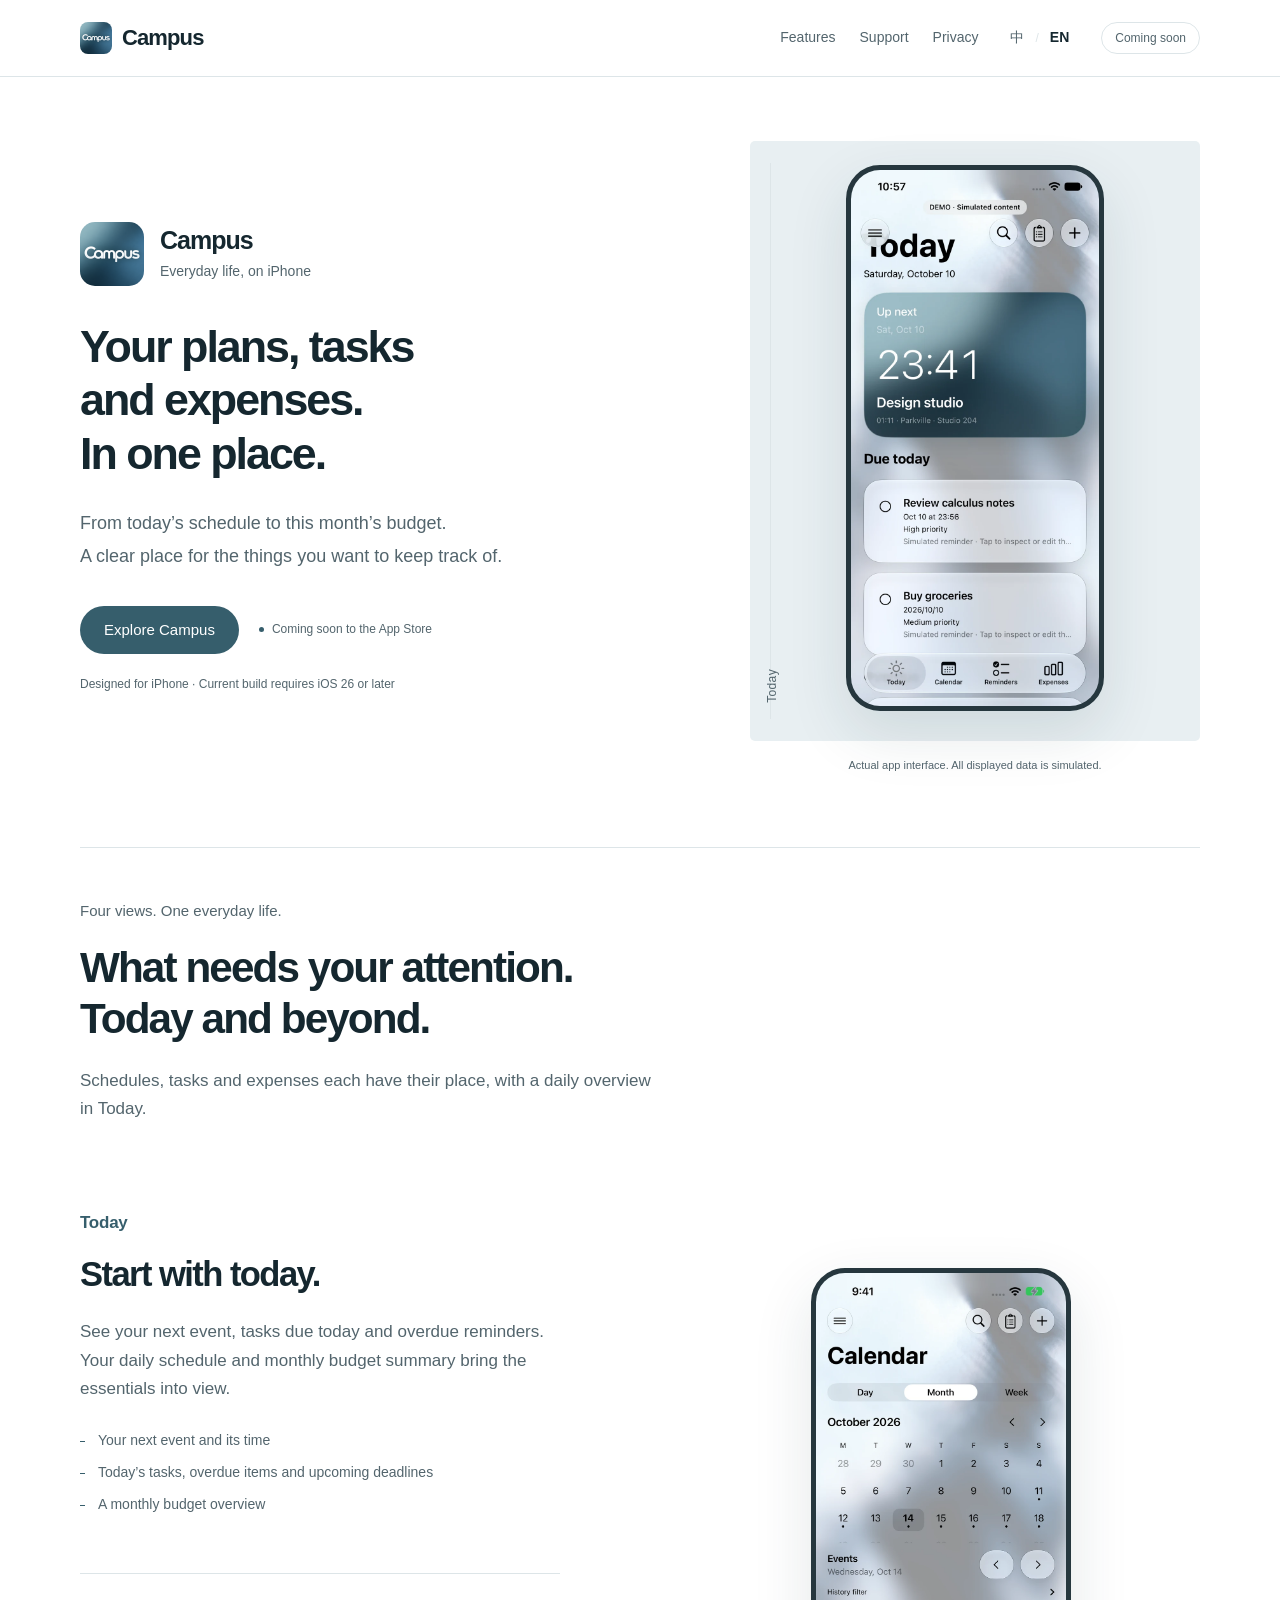
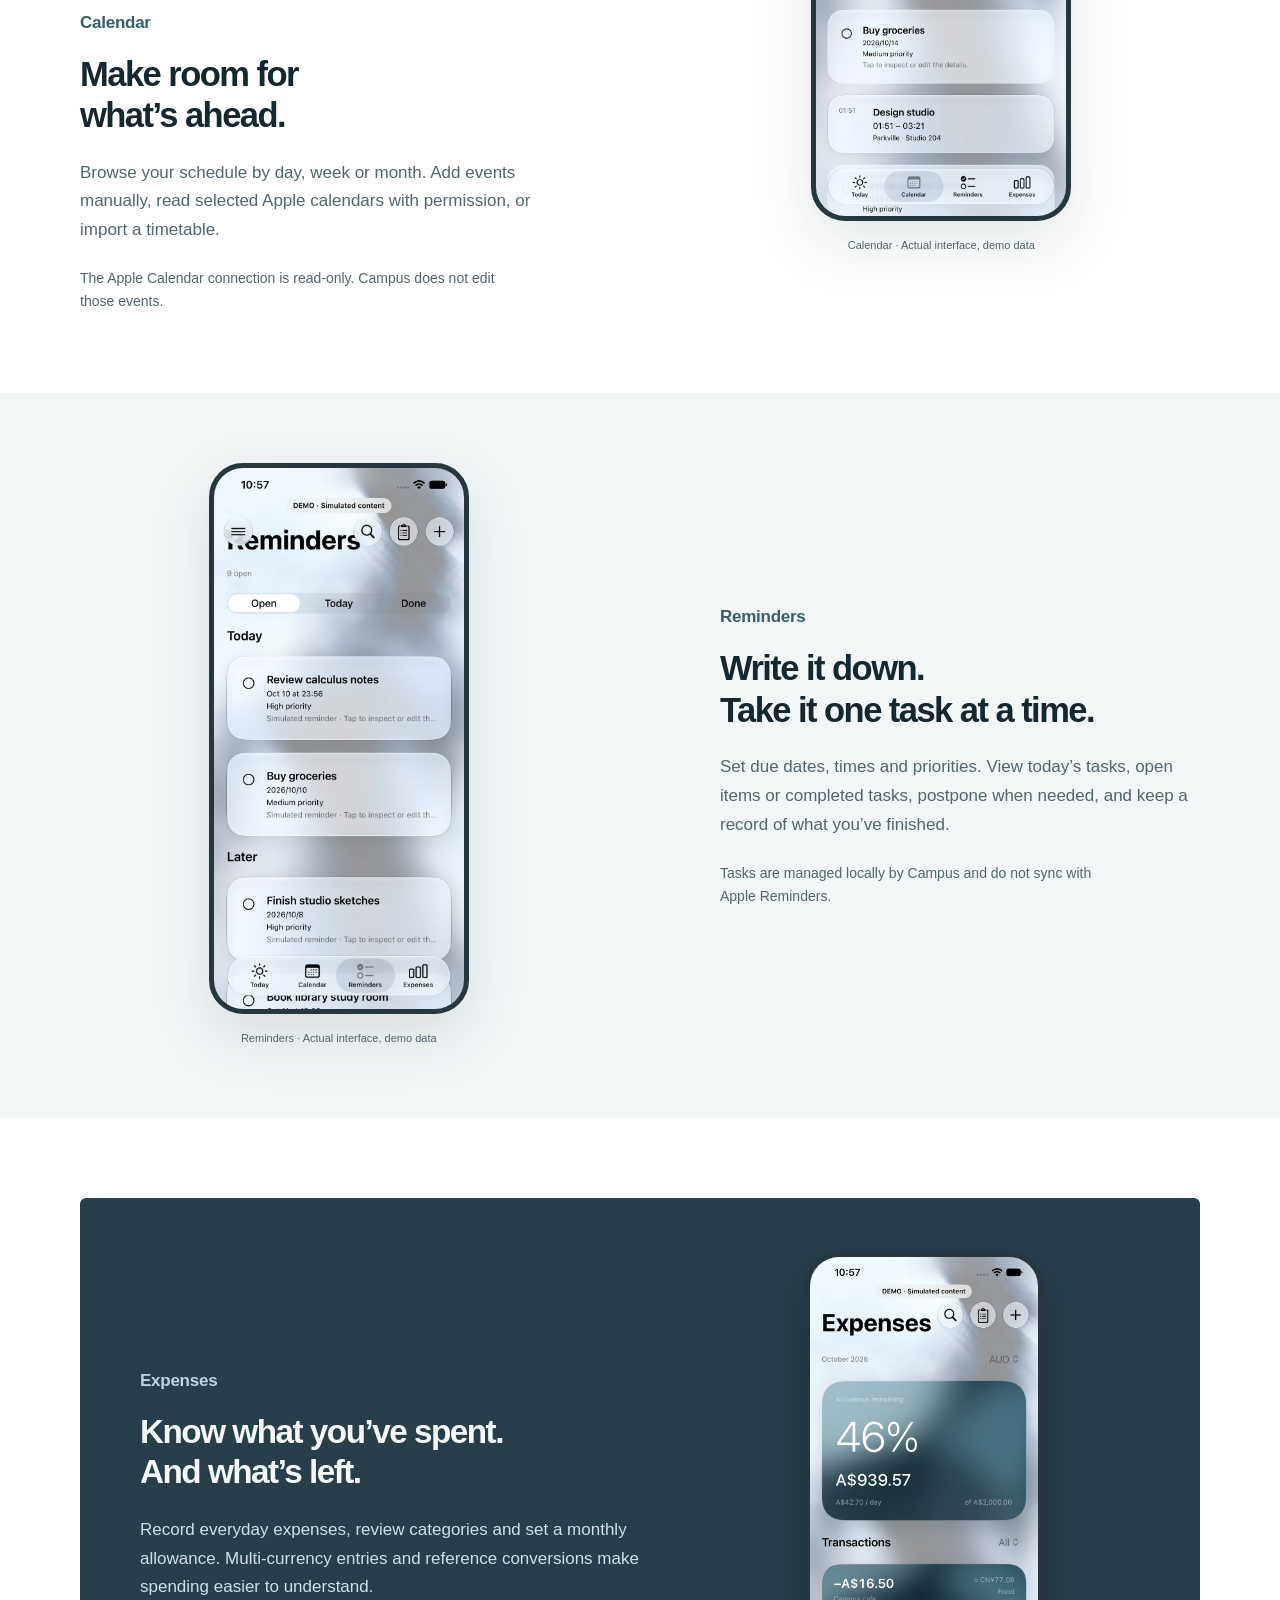
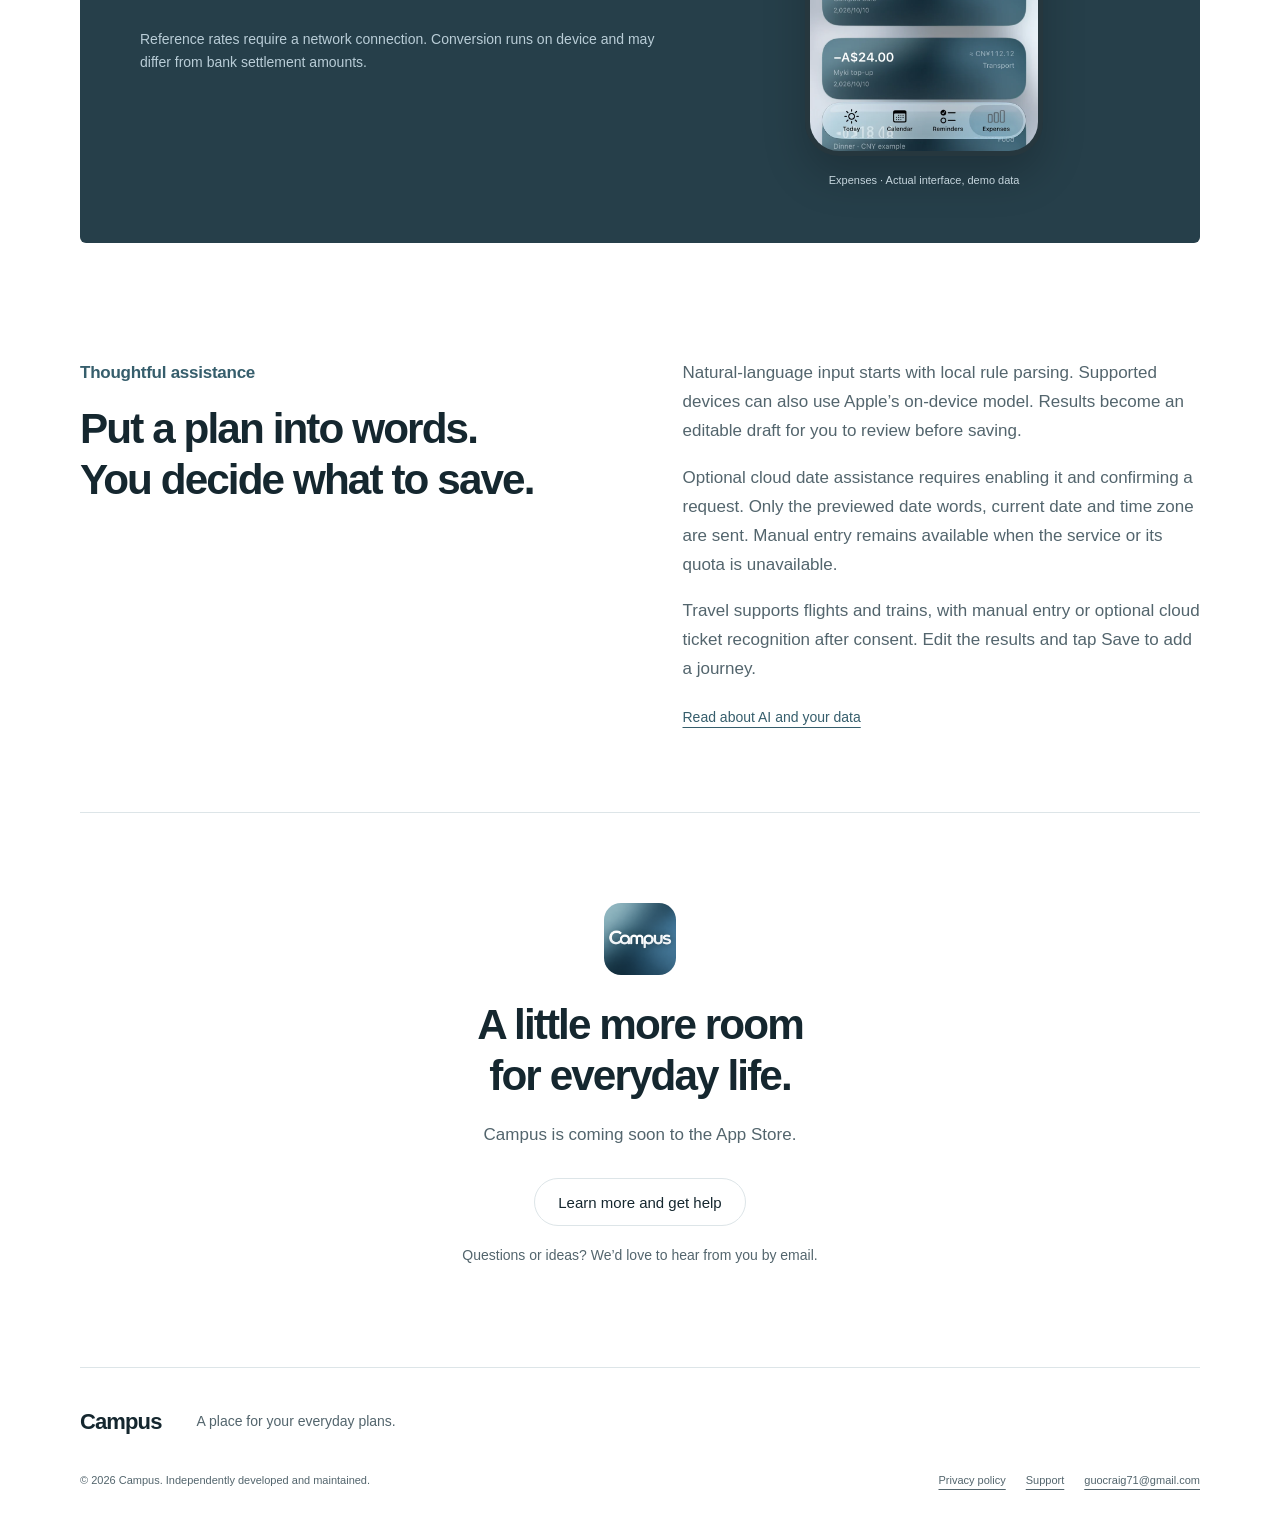
<file: index.html>
<!doctype html>
<html lang="zh-Hans">
<head><meta charset="utf-8"><meta name="viewport" content="width=device-width, initial-scale=1"><meta name="color-scheme" content="light dark"><meta name="description" content="Campus 将日程、待办和日常开支放在一起。Discover Campus, an iPhone app for schedules, tasks and everyday expenses."><title>日程、待办和开支 · Campus</title><link rel="icon" href="assets/favicon.png" type="image/png"><link rel="stylesheet" href="assets/site.css"><script src="assets/site.js" defer></script></head>
<body data-page="home" data-title-zh="日程、待办和开支 · Campus" data-title-en="Plans, tasks and expenses · Campus">
<a class="skip-link" href="#main"><span class="i18n" lang="zh-Hans">跳到正文</span><span class="i18n" lang="en">Skip to content</span></a>
<header class="site-header"><nav class="nav wrap" aria-label="主导航 / Main navigation" data-label-zh="主导航" data-label-en="Main navigation"><a class="brand" href="./" aria-label="Campus 首页 / home" data-label-zh="Campus 首页" data-label-en="Campus home"><img src="assets/app-icon.png" width="32" height="32" alt=""><span>Campus</span></a><div class="nav-links"><a href="./#features"><span class="i18n" lang="zh-Hans">功能</span><span class="i18n" lang="en">Features</span></a><a href="support/" ><span class="i18n" lang="zh-Hans">支持</span><span class="i18n" lang="en">Support</span></a><a href="privacy/" ><span class="i18n" lang="zh-Hans">隐私</span><span class="i18n" lang="en">Privacy</span></a></div><div class="language-controls" aria-label="语言 / Language" data-label-zh="语言" data-label-en="Language"><a href="?lang=zh" data-set-language="zh" lang="zh-Hans" aria-label="中文">中</a><span aria-hidden="true">/</span><a href="?lang=en" data-set-language="en" lang="en" aria-label="English">EN</a></div><span class="nav-status"><span class="i18n" lang="zh-Hans">即将推出</span><span class="i18n" lang="en">Coming soon</span></span></nav></header>
<main id="main">
<section class="hero wrap"><div class="hero-copy"><div class="product-signature"><img src="assets/app-icon.png" width="64" height="64" alt="Campus App 图标 / app icon" data-alt-zh="Campus App 图标" data-alt-en="Campus app icon"><div><p class="product-name">Campus</p><p class="small"><span class="i18n" lang="zh-Hans">iPhone 生活管理 App</span><span class="i18n" lang="en">Everyday life, on iPhone</span></p></div></div><h1><span class="i18n" lang="zh-Hans">把日程、待办和开支，<br>放在一起。</span><span class="i18n" lang="en">Your plans, tasks<br>and expenses.<br>In one place.</span></h1><p class="hero-description"><span class="i18n" lang="zh-Hans">从今天的安排，到这个月的生活费。<br>让需要记住的事，有一个清晰的位置。</span><span class="i18n" lang="en">From today’s schedule to this month’s budget.<br>A clear place for the things you want to keep track of.</span></p><div class="hero-actions"><a class="button" href="#features"><span class="i18n" lang="zh-Hans">认识 Campus</span><span class="i18n" lang="en">Explore Campus</span></a><span class="release-status"><span class="status-dot" aria-hidden="true"></span><span class="i18n" lang="zh-Hans">App Store 即将推出</span><span class="i18n" lang="en">Coming soon to the App Store</span></span></div><p class="compatibility"><span class="i18n" lang="zh-Hans">为 iPhone 设计 · 当前版本适用于 iOS 26 或更新版本</span><span class="i18n" lang="en">Designed for iPhone · Current build requires iOS 26 or later</span></p></div><figure class="hero-visual"><div class="screen-stage"><div class="screen"><img src="assets/today.webp" width="780" height="1688" alt="Campus Today：真实 App 界面，演示数据 / real app interface with demo data" data-alt-zh="Campus Today：真实 App 界面，演示数据" data-alt-en="Campus Today: real app interface with demo data" loading="eager" decoding="async" fetchpriority="high"></div><span class="stage-label">Today</span></div><figcaption><span class="i18n" lang="zh-Hans">真实 App 界面，展示数据为演示内容。</span><span class="i18n" lang="en">Actual app interface. All displayed data is simulated.</span></figcaption></figure></section>
<section id="features" class="feature-intro wrap"><p class="section-label"><span class="i18n" lang="zh-Hans">四个视角，一个日常。</span><span class="i18n" lang="en">Four views. One everyday life.</span></p><h2><span class="i18n" lang="zh-Hans">今天要做的事，<br>和之后的安排。</span><span class="i18n" lang="en">What needs your attention.<br>Today and beyond.</span></h2><p><span class="i18n" lang="zh-Hans">安排、任务和开支各有位置，又能在 Today 一起查看。</span><span class="i18n" lang="en">Schedules, tasks and expenses each have their place, with a daily overview in Today.</span></p></section>
<section class="feature-row wrap"><div class="feature-copy"><p class="module-name">Today</p><h3><span class="i18n" lang="zh-Hans">先看清今天。</span><span class="i18n" lang="en">Start with today.</span></h3><p><span class="i18n" lang="zh-Hans">查看下一项安排、今天的待办和逾期提醒。当天日程与本月生活费摘要，让你少切换几个页面。</span><span class="i18n" lang="en">See your next event, tasks due today and overdue reminders. Your daily schedule and monthly budget summary bring the essentials into view.</span></p><ul class="quiet-list"><li><span class="i18n" lang="zh-Hans">下一项日程与时间</span><span class="i18n" lang="en">Your next event and its time</span></li><li><span class="i18n" lang="zh-Hans">今日待办、逾期与临近截止</span><span class="i18n" lang="en">Today’s tasks, overdue items and upcoming deadlines</span></li><li><span class="i18n" lang="zh-Hans">月生活费摘要</span><span class="i18n" lang="en">A monthly budget overview</span></li></ul></div><div class="feature-copy second-copy"><p class="module-name">Calendar</p><h3><span class="i18n" lang="zh-Hans">给每个安排，<br>一个清楚的时间。</span><span class="i18n" lang="en">Make room for<br>what’s ahead.</span></h3><p><span class="i18n" lang="zh-Hans">按日、周或月查看安排。手动添加日程，或在授权后读取你选中的 Apple 日历；也可以导入课表。</span><span class="i18n" lang="en">Browse your schedule by day, week or month. Add events manually, read selected Apple calendars with permission, or import a timetable.</span></p><p class="fine-print"><span class="i18n" lang="zh-Hans">系统日历连接为只读，不修改 Apple 日历中的事件。</span><span class="i18n" lang="en">The Apple Calendar connection is read-only. Campus does not edit those events.</span></p></div><figure class="feature-visual"><div class="screen"><img src="assets/calendar.webp" width="780" height="1688" alt="Campus Calendar：真实 App 界面，演示数据 / real app interface with demo data" data-alt-zh="Campus Calendar：真实 App 界面，演示数据" data-alt-en="Campus Calendar: real app interface with demo data" loading="lazy" decoding="async" ></div><figcaption><span class="i18n" lang="zh-Hans">Calendar · 实际界面，演示数据</span><span class="i18n" lang="en">Calendar · Actual interface, demo data</span></figcaption></figure></section>
<section class="reminders-section"><div class="feature-row wrap reverse"><figure class="feature-visual"><div class="screen"><img src="assets/reminders.webp" width="780" height="1688" alt="Campus Reminders：真实 App 界面，演示数据 / real app interface with demo data" data-alt-zh="Campus Reminders：真实 App 界面，演示数据" data-alt-en="Campus Reminders: real app interface with demo data" loading="lazy" decoding="async" ></div><figcaption><span class="i18n" lang="zh-Hans">Reminders · 实际界面，演示数据</span><span class="i18n" lang="en">Reminders · Actual interface, demo data</span></figcaption></figure><div class="feature-copy"><p class="module-name">Reminders</p><h3><span class="i18n" lang="zh-Hans">记下来。<br>然后，一件件完成。</span><span class="i18n" lang="en">Write it down.<br>Take it one task at a time.</span></h3><p><span class="i18n" lang="zh-Hans">设置截止日期、具体时间和优先级。按今天、未完成或已完成查看待办，必要时延后，完成后留下记录。</span><span class="i18n" lang="en">Set due dates, times and priorities. View today’s tasks, open items or completed tasks, postpone when needed, and keep a record of what you’ve finished.</span></p><p class="fine-print"><span class="i18n" lang="zh-Hans">待办由 Campus 在本机管理，不与 Apple 提醒事项同步。</span><span class="i18n" lang="en">Tasks are managed locally by Campus and do not sync with Apple Reminders.</span></p></div></div></section>
<section class="expenses-section wrap"><div class="expenses-copy"><p class="module-name">Expenses</p><h3><span class="i18n" lang="zh-Hans">知道花了多少。<br>也知道还剩多少。</span><span class="i18n" lang="en">Know what you’ve spent.<br>And what’s left.</span></h3><p><span class="i18n" lang="zh-Hans">记录日常开支、查看分类，设置每月生活费额度。多币种记录配合参考汇率换算，让消费信息更容易读懂。</span><span class="i18n" lang="en">Record everyday expenses, review categories and set a monthly allowance. Multi-currency entries and reference conversions make spending easier to understand.</span></p><p class="fine-print"><span class="i18n" lang="zh-Hans">参考汇率需要联网获取，换算在本机进行，不代表银行实际结算金额。</span><span class="i18n" lang="en">Reference rates require a network connection. Conversion runs on device and may differ from bank settlement amounts.</span></p></div><figure class="expense-visual"><div class="screen"><img src="assets/expenses.webp" width="780" height="1688" alt="Campus Expenses：真实 App 界面，演示数据 / real app interface with demo data" data-alt-zh="Campus Expenses：真实 App 界面，演示数据" data-alt-en="Campus Expenses: real app interface with demo data" loading="lazy" decoding="async" ></div><figcaption><span class="i18n" lang="zh-Hans">Expenses · 实际界面，演示数据</span><span class="i18n" lang="en">Expenses · Actual interface, demo data</span></figcaption></figure></section>
<section class="assist-section wrap"><div><p class="module-name"><span class="i18n" lang="zh-Hans">智能添加</span><span class="i18n" lang="en">Thoughtful assistance</span></p><h2><span class="i18n" lang="zh-Hans">说出安排，<br>由你决定保存。</span><span class="i18n" lang="en">Put a plan into words.<br>You decide what to save.</span></h2></div><div class="assist-copy"><p><span class="i18n" lang="zh-Hans">自然语言输入先由本机规则解析；支持的设备还可使用 Apple 设备端模型。识别结果成为可编辑草稿，核对后再保存。</span><span class="i18n" lang="en">Natural-language input starts with local rule parsing. Supported devices can also use Apple’s on-device model. Results become an editable draft for you to review before saving.</span></p><p><span class="i18n" lang="zh-Hans">可选云端日期辅助需要开启并确认发送，只传输预览中的日期词语、当前日期和时区。服务或额度不可用时，仍可手动添加。</span><span class="i18n" lang="en">Optional cloud date assistance requires enabling it and confirming a request. Only the previewed date words, current date and time zone are sent. Manual entry remains available when the service or its quota is unavailable.</span></p><p><span class="i18n" lang="zh-Hans">旅行行程支持机票与高铁，手动填入或在同意后使用云端票图识别。结果可编辑，点保存才添加。</span><span class="i18n" lang="en">Travel supports flights and trains, with manual entry or optional cloud ticket recognition after consent. Edit the results and tap Save to add a journey.</span></p><a class="text-link" href="privacy/#ai"><span class="i18n" lang="zh-Hans">了解智能辅助的数据处理</span><span class="i18n" lang="en">Read about AI and your data</span></a></div></section>
<section class="closing-section wrap"><img src="assets/app-icon.png" width="72" height="72" alt=""><h2><span class="i18n" lang="zh-Hans">为生活留一点余地。</span><span class="i18n" lang="en">A little more room<br>for everyday life.</span></h2><p><span class="i18n" lang="zh-Hans">Campus 即将登陆 App Store。</span><span class="i18n" lang="en">Campus is coming soon to the App Store.</span></p><a class="button secondary" href="support/"><span class="i18n" lang="zh-Hans">了解更多与获取帮助</span><span class="i18n" lang="en">Learn more and get help</span></a><p class="fine-print"><span class="i18n" lang="zh-Hans">有问题或想法？欢迎通过支持邮箱联系我们。</span><span class="i18n" lang="en">Questions or ideas? We’d love to hear from you by email.</span></p></section></main>
<footer class="site-footer wrap"><div class="footer-top"><a class="brand" href="./">Campus</a><p><span class="i18n" lang="zh-Hans">把生活的安排，放在一起。</span><span class="i18n" lang="en">A place for your everyday plans.</span></p></div><div class="footer-bottom"><p>© 2026 Campus. <span class="i18n" lang="zh-Hans">独立开发，用心维护。</span><span class="i18n" lang="en">Independently developed and maintained.</span></p><div><a href="privacy/"><span class="i18n" lang="zh-Hans">隐私政策</span><span class="i18n" lang="en">Privacy policy</span></a><a href="support/"><span class="i18n" lang="zh-Hans">技术支持</span><span class="i18n" lang="en">Support</span></a><a href="mailto:guocraig71@gmail.com">guocraig71@gmail.com</a></div></div></footer>
</body></html>
</file>
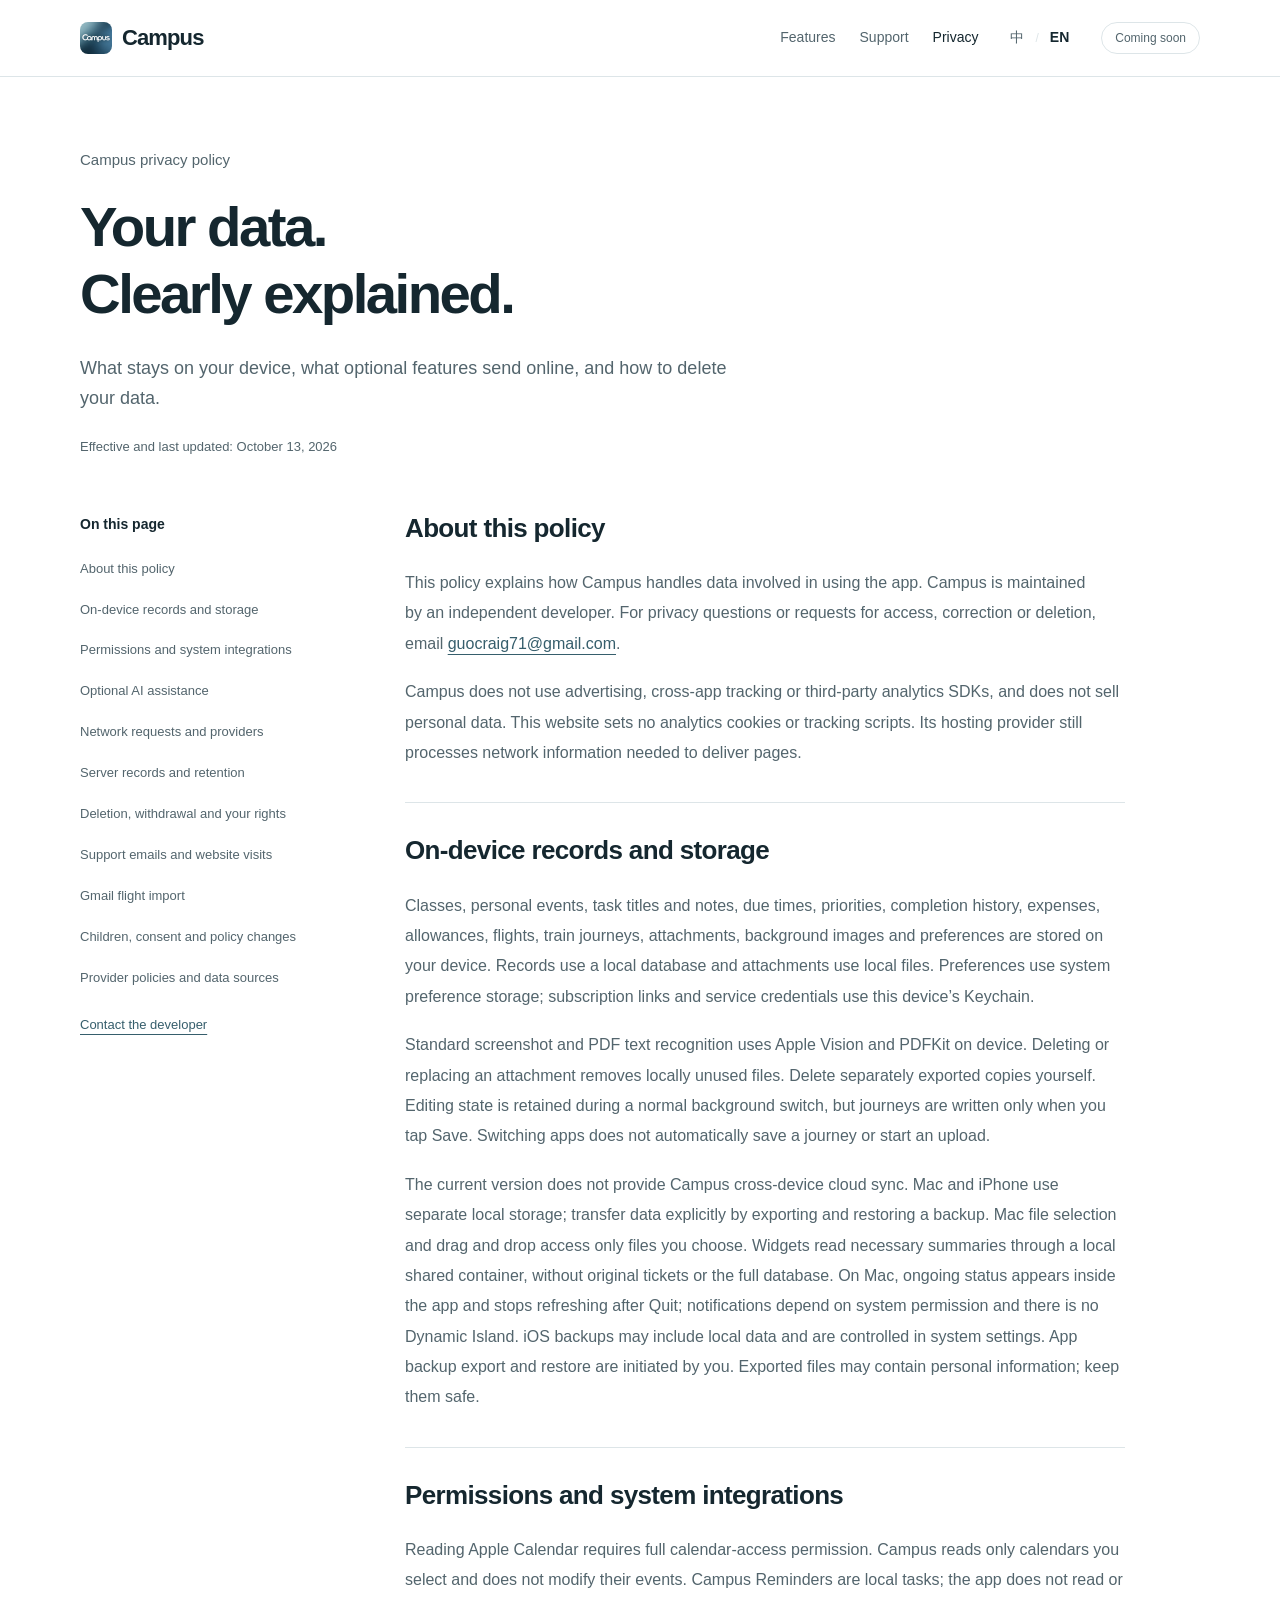
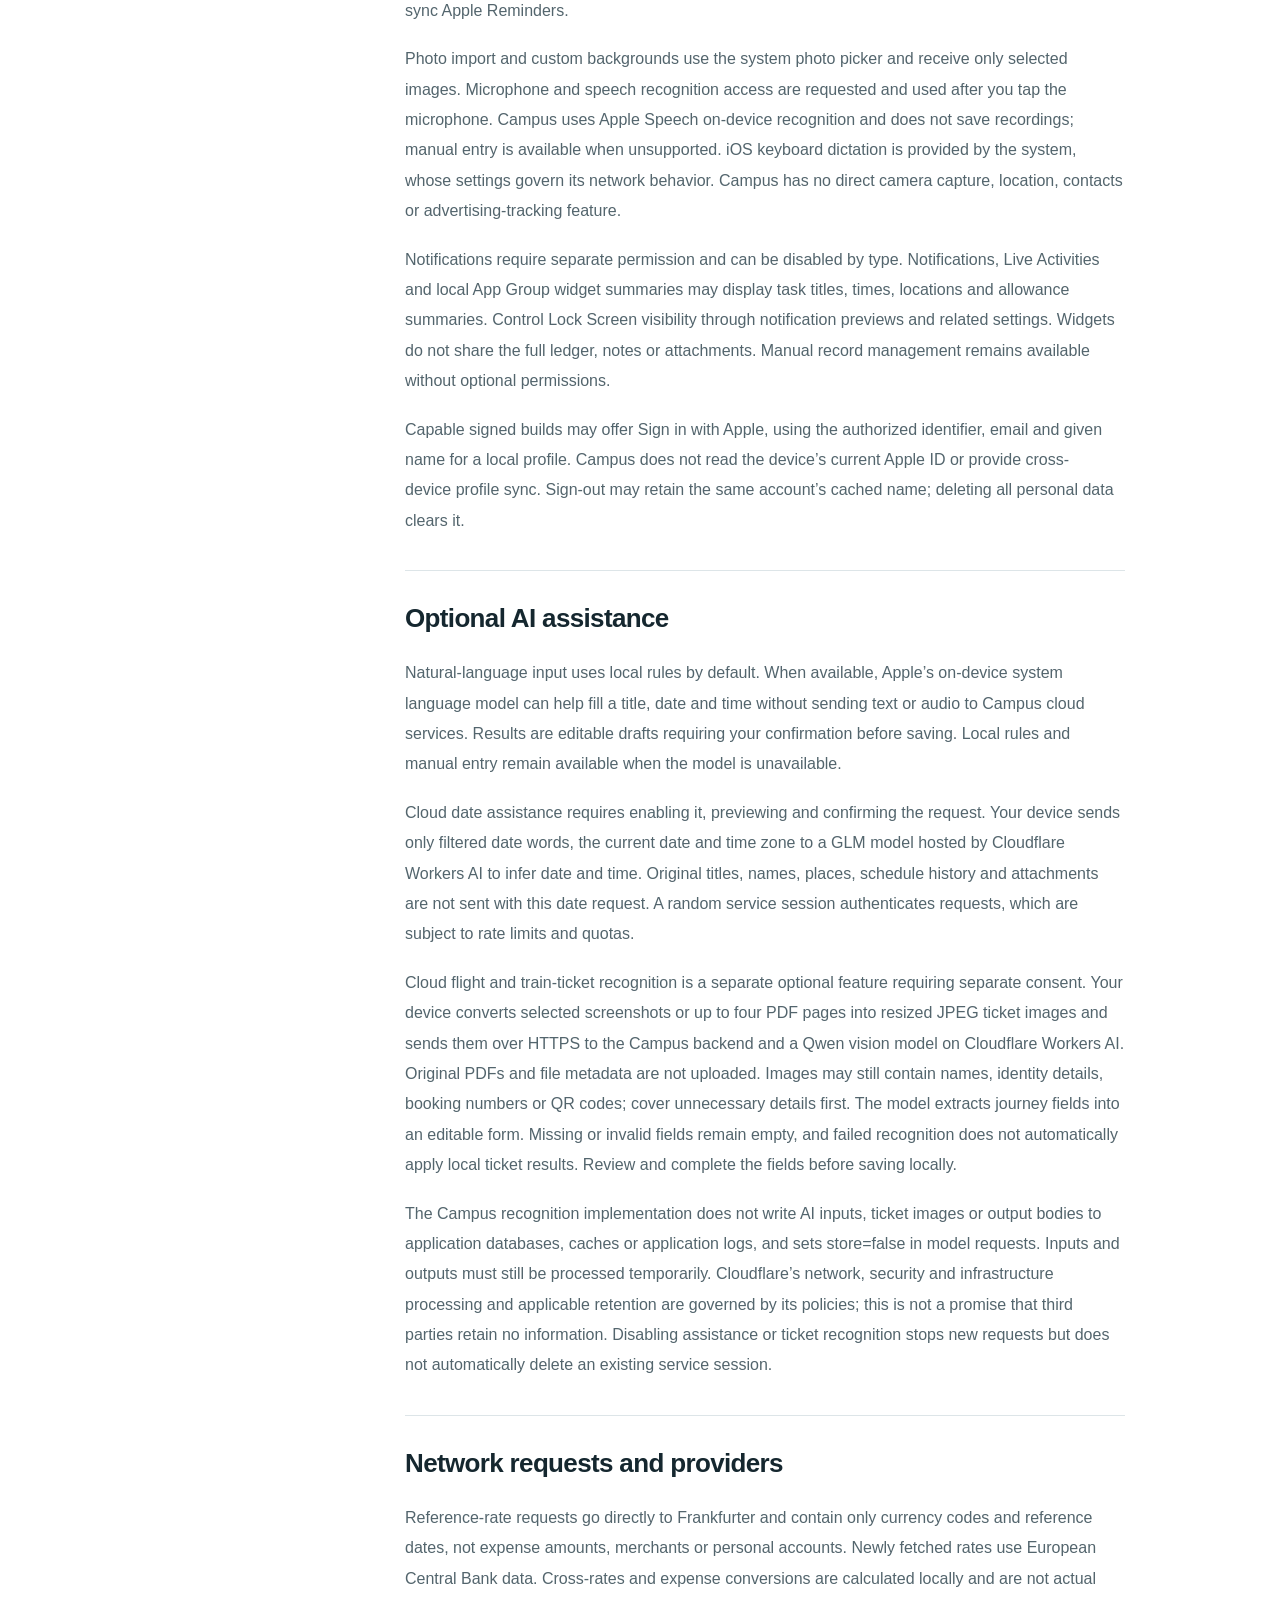
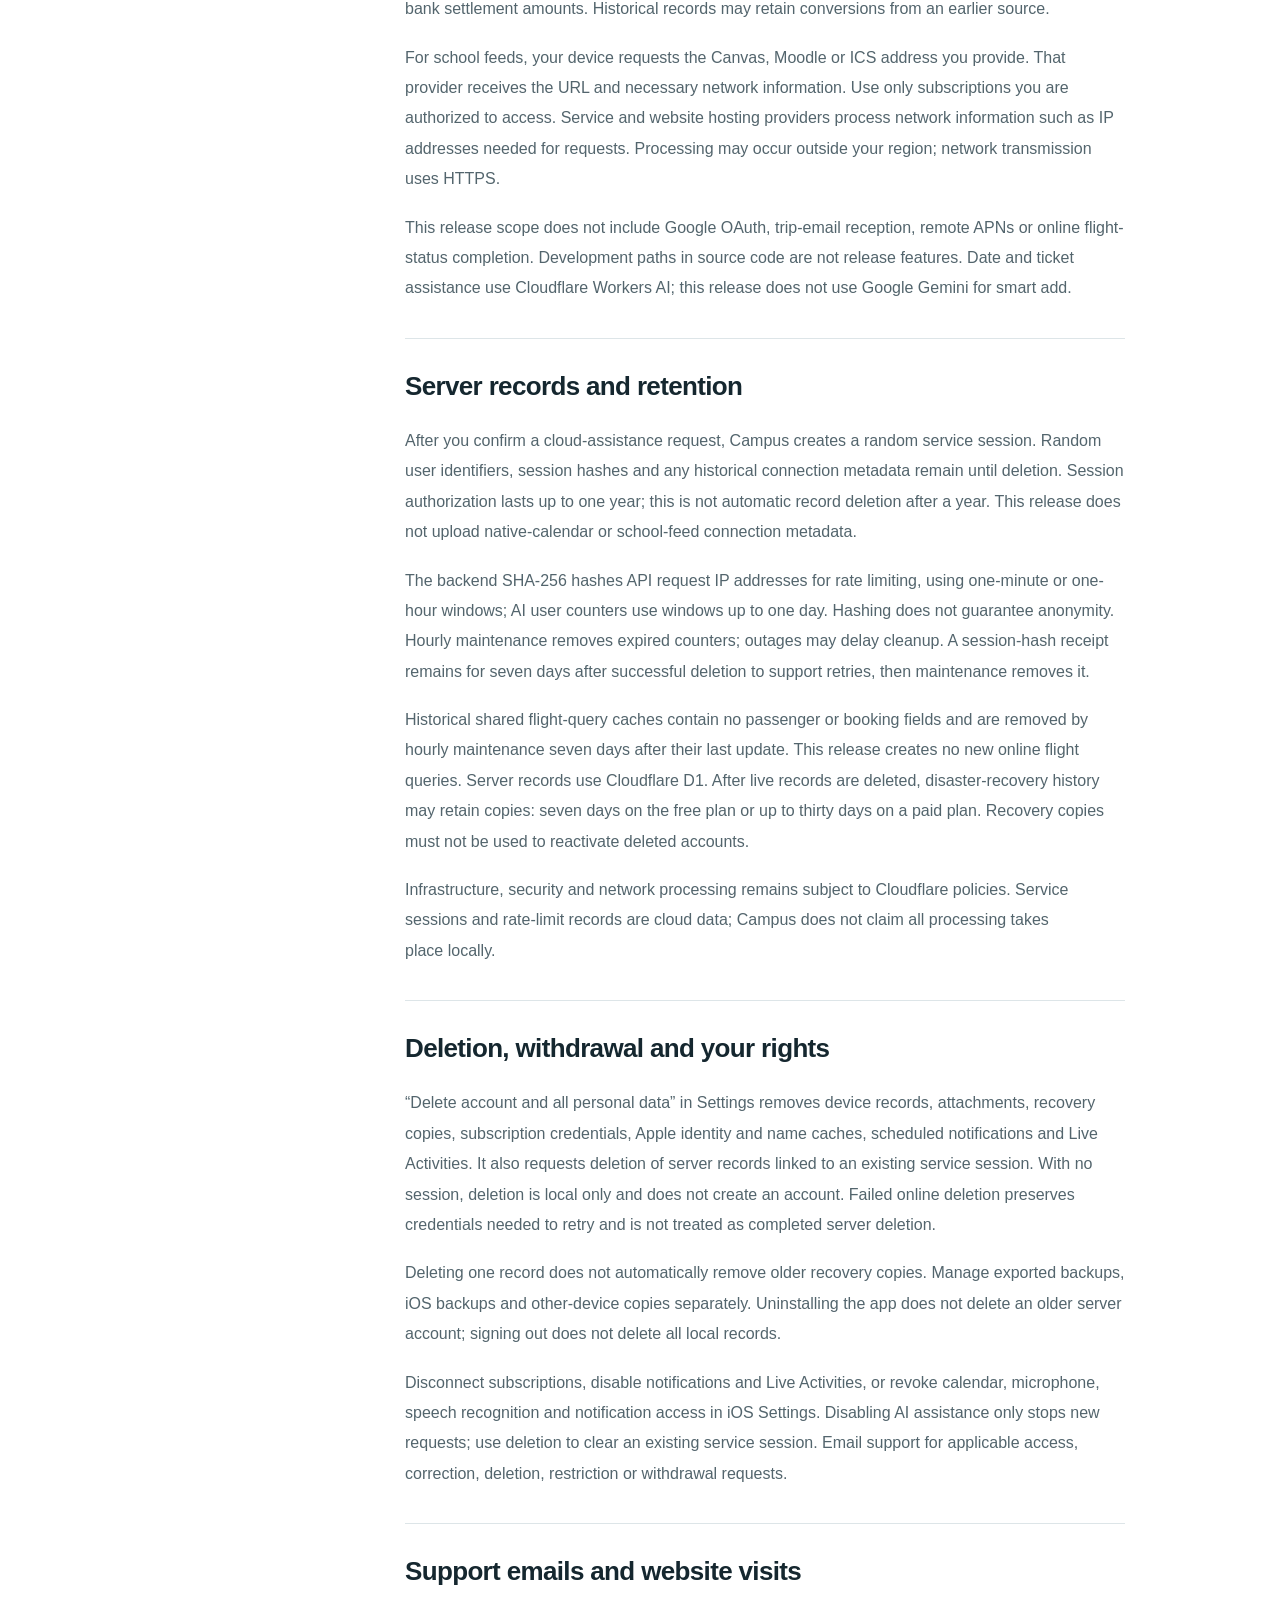
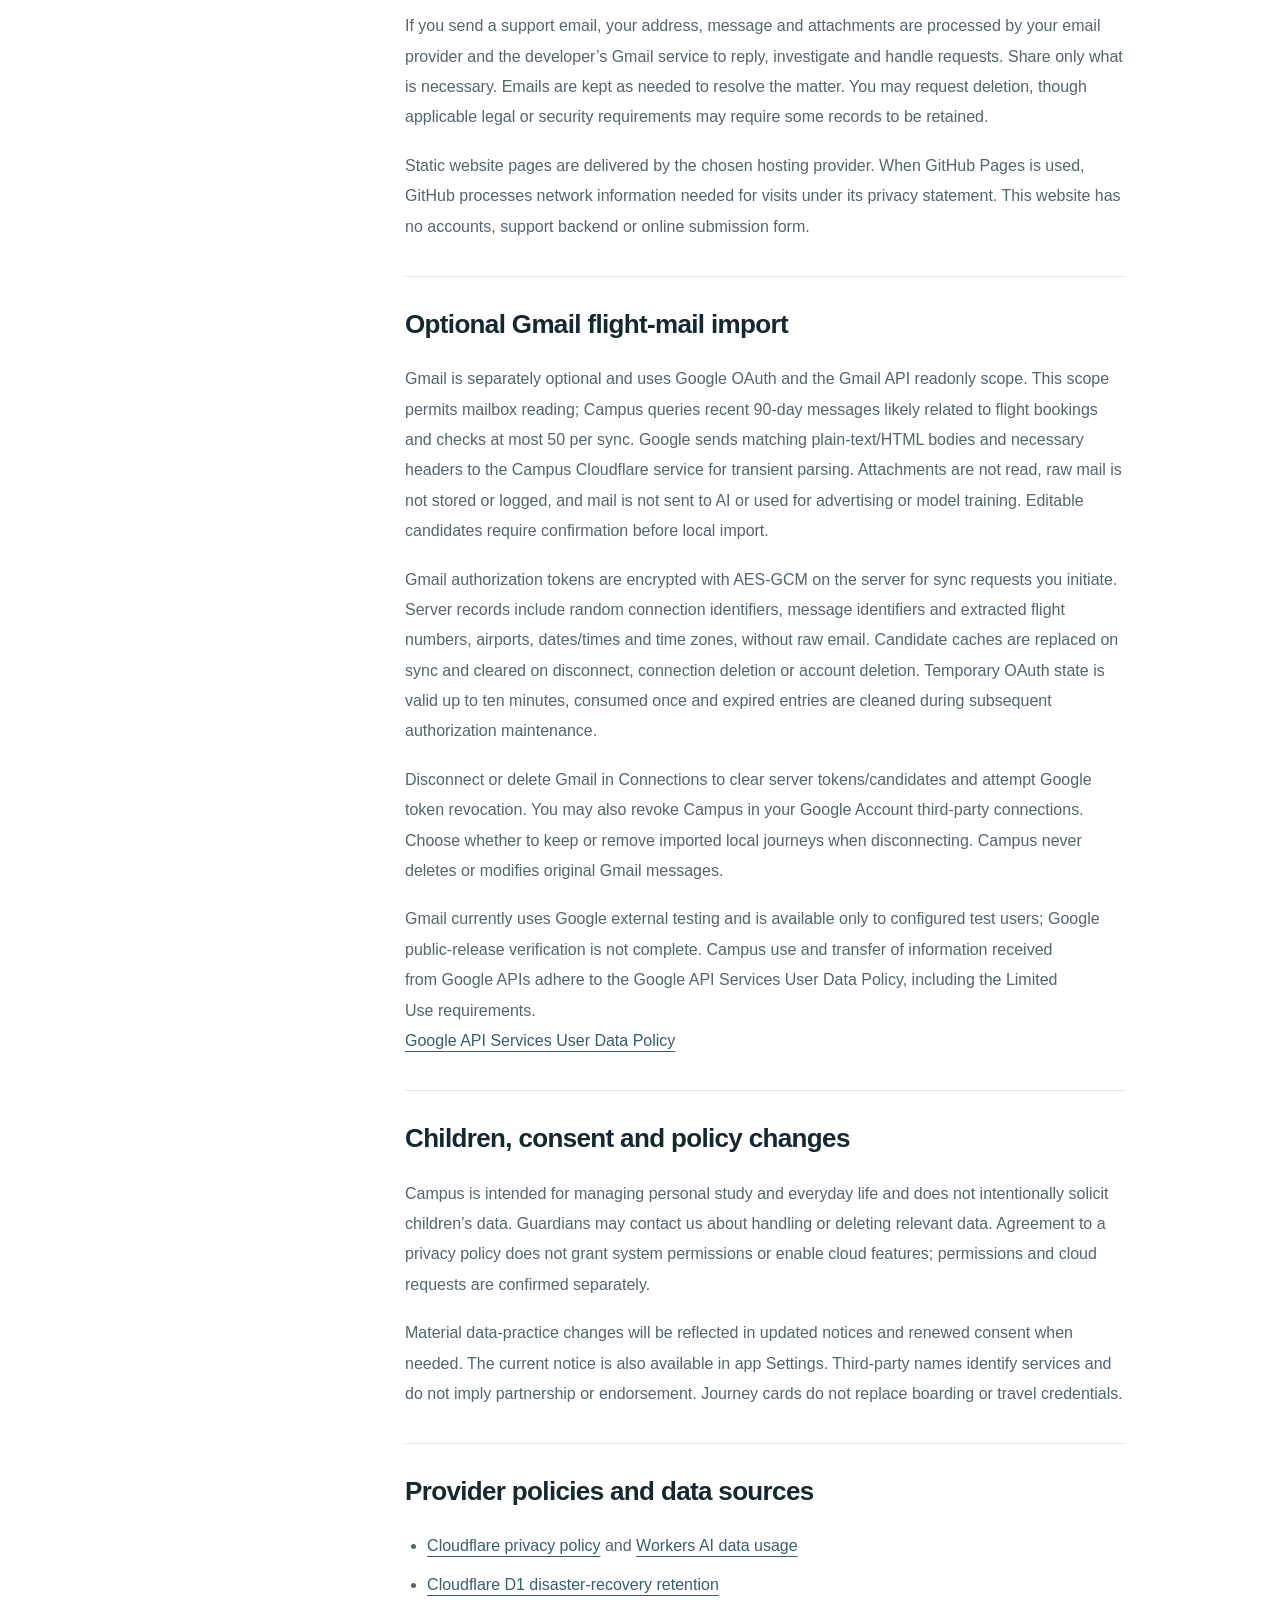
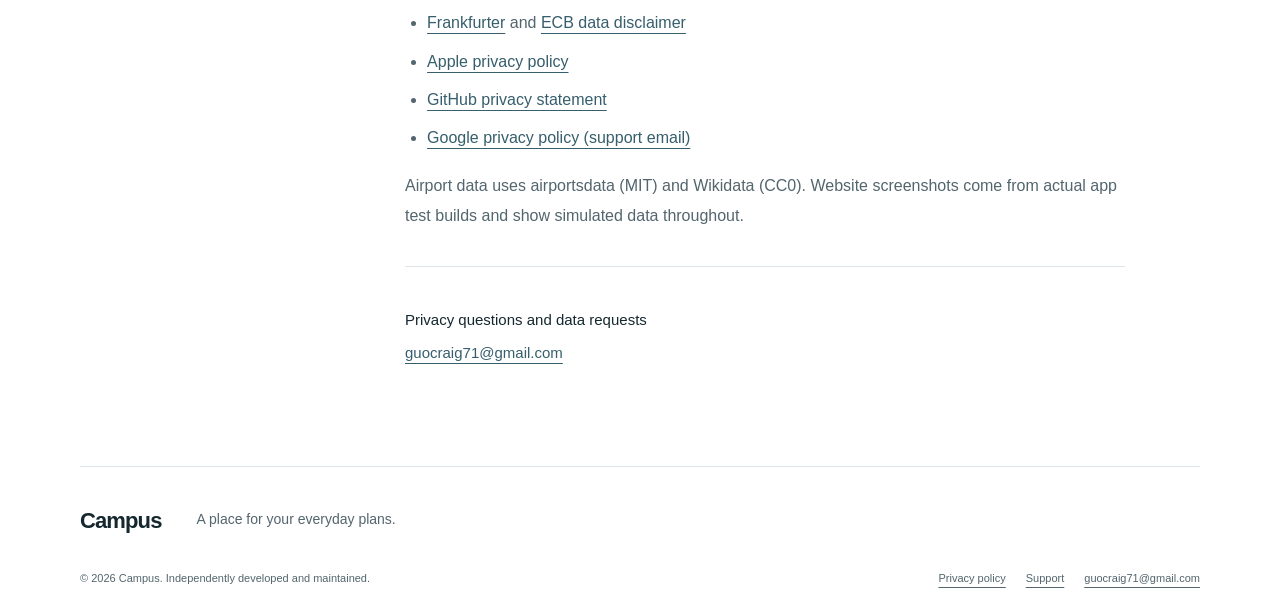
<file: privacy/index.html>
<!doctype html>
<html lang="zh-Hans">
<head><meta charset="utf-8"><meta name="viewport" content="width=device-width, initial-scale=1"><meta name="color-scheme" content="light dark"><meta name="description" content="Campus 隐私政策：本机记录、权限、可选云端 AI、服务端保留与数据删除。Campus privacy policy: local records, permissions, optional cloud AI, retention and deletion."><title>隐私政策 · Campus</title><link rel="icon" href="../assets/favicon.png" type="image/png"><link rel="stylesheet" href="../assets/site.css"><script src="../assets/site.js" defer></script></head>
<body data-page="privacy" data-title-zh="隐私政策 · Campus" data-title-en="Privacy policy · Campus">
<a class="skip-link" href="#main"><span class="i18n" lang="zh-Hans">跳到正文</span><span class="i18n" lang="en">Skip to content</span></a>
<header class="site-header"><nav class="nav wrap" aria-label="主导航 / Main navigation" data-label-zh="主导航" data-label-en="Main navigation"><a class="brand" href="../" aria-label="Campus 首页 / home" data-label-zh="Campus 首页" data-label-en="Campus home"><img src="../assets/app-icon.png" width="32" height="32" alt=""><span>Campus</span></a><div class="nav-links"><a href="../#features"><span class="i18n" lang="zh-Hans">功能</span><span class="i18n" lang="en">Features</span></a><a href="../support/" ><span class="i18n" lang="zh-Hans">支持</span><span class="i18n" lang="en">Support</span></a><a href="../privacy/" aria-current="page"><span class="i18n" lang="zh-Hans">隐私</span><span class="i18n" lang="en">Privacy</span></a></div><div class="language-controls" aria-label="语言 / Language" data-label-zh="语言" data-label-en="Language"><a href="?lang=zh" data-set-language="zh" lang="zh-Hans" aria-label="中文">中</a><span aria-hidden="true">/</span><a href="?lang=en" data-set-language="en" lang="en" aria-label="English">EN</a></div><span class="nav-status"><span class="i18n" lang="zh-Hans">即将推出</span><span class="i18n" lang="en">Coming soon</span></span></nav></header>
<main id="main"><section class="document-heading wrap"><p class="section-label"><span class="i18n" lang="zh-Hans">Campus 隐私政策</span><span class="i18n" lang="en">Campus privacy policy</span></p><h1><span class="i18n" lang="zh-Hans">你的数据。<br>清楚说明。</span><span class="i18n" lang="en">Your data.<br>Clearly explained.</span></h1><p class="lead"><span class="i18n" lang="zh-Hans">哪些资料留在设备上，哪些可选功能需要联网，以及如何删除。</span><span class="i18n" lang="en">What stays on your device, what optional features send online, and how to delete your data.</span></p><p class="policy-date"><span class="i18n" lang="zh-Hans">生效日期及最后更新：2026 年 10 月 13 日</span><span class="i18n" lang="en">Effective and last updated: October 13, 2026</span></p></section><div class="policy-layout wrap"><aside class="policy-toc"><nav aria-label="隐私政策目录 / Privacy policy contents" data-label-zh="隐私政策目录" data-label-en="Privacy policy contents"><p class="toc-title"><span class="i18n" lang="zh-Hans">本页内容</span><span class="i18n" lang="en">On this page</span></p><ul><li><a href="#operator"><span class="i18n" lang="zh-Hans">关于本政策</span><span class="i18n" lang="en">About this policy</span></a></li><li><a href="#local"><span class="i18n" lang="zh-Hans">本机记录与存储</span><span class="i18n" lang="en">On-device records and storage</span></a></li><li><a href="#permissions"><span class="i18n" lang="zh-Hans">权限与系统集成</span><span class="i18n" lang="en">Permissions and system integrations</span></a></li><li><a href="#ai"><span class="i18n" lang="zh-Hans">可选智能辅助</span><span class="i18n" lang="en">Optional AI assistance</span></a></li><li><a href="#network"><span class="i18n" lang="zh-Hans">联网与第三方服务</span><span class="i18n" lang="en">Network requests and providers</span></a></li><li><a href="#retention"><span class="i18n" lang="zh-Hans">服务端记录与保留</span><span class="i18n" lang="en">Server records and retention</span></a></li><li><a href="#deletion"><span class="i18n" lang="zh-Hans">删除、撤回与个人权利</span><span class="i18n" lang="en">Deletion, withdrawal and your rights</span></a></li><li><a href="#contact-data"><span class="i18n" lang="zh-Hans">支持邮件与网站访问</span><span class="i18n" lang="en">Support emails and website visits</span></a></li><li><a href="#gmail"><span class="i18n" lang="zh-Hans">Gmail 机票导入</span><span class="i18n" lang="en">Gmail flight import</span></a></li><li><a href="#children"><span class="i18n" lang="zh-Hans">儿童、同意与政策更新</span><span class="i18n" lang="en">Children, consent and policy changes</span></a></li><li><a href="#providers"><span class="i18n" lang="zh-Hans">服务方政策与资料来源</span><span class="i18n" lang="en">Provider policies and data sources</span></a></li></ul></nav><a class="text-link" href="mailto:guocraig71@gmail.com"><span class="i18n" lang="zh-Hans">联系开发者</span><span class="i18n" lang="en">Contact the developer</span></a></aside><article class="policy-body" aria-label="隐私政策 / Privacy policy" data-label-zh="隐私政策" data-label-en="Privacy policy"><section id="operator" class="policy-section"><h2><span class="i18n" lang="zh-Hans">关于本政策</span><span class="i18n" lang="en">About this policy</span></h2><div class="localized" lang="zh-Hans"><p>本政策说明 Campus 如何处理你使用 App 时涉及的数据。Campus 由独立开发者维护。隐私问题、访问、更正或删除请求，请联系 <a href="mailto:guocraig71@gmail.com">guocraig71@gmail.com</a>。</p><p>Campus 不使用广告、跨 App 跟踪或第三方分析 SDK，也不出售个人数据。官网不设置分析 Cookie 或跟踪脚本；托管服务仍会处理提供网页所需的网络信息。</p></div><div class="localized" lang="en"><p>This policy explains how Campus handles data involved in using the app. Campus is maintained by an independent developer. For privacy questions or requests for access, correction or deletion, email <a href="mailto:guocraig71@gmail.com">guocraig71@gmail.com</a>.</p><p>Campus does not use advertising, cross-app tracking or third-party analytics SDKs, and does not sell personal data. This website sets no analytics cookies or tracking scripts. Its hosting provider still processes network information needed to deliver pages.</p></div></section><section id="local" class="policy-section"><h2><span class="i18n" lang="zh-Hans">本机记录与存储</span><span class="i18n" lang="en">On-device records and storage</span></h2><div class="localized" lang="zh-Hans"><p>课程、个人日程、待办标题和备注、截止时间、优先级、完成历史、消费记录、生活费额度、航班与高铁行程、附件、背景图片和偏好保存在设备中。记录使用本地数据库，附件存放在本地文件中；偏好使用系统偏好存储，订阅链接与服务凭据使用本设备 Keychain。</p><p>普通截图和 PDF 文字识别使用 Apple Vision 和 PDFKit 在本机完成。删除或替换附件会移除不再被使用的本机文件；已导出的副本需要单独删除。正常切后台返回时保留编辑状态，仍需点保存才写入行程；不因后台切换而自动保存或新增上传。</p><p>当前版本不提供 Campus 跨设备云同步。 Mac 版与 iPhone 使用独立的本机存储，转移数据需自行导出并恢复备份。Mac 文件选择与拖放仅访问你明确选择的文件；小组件通过本机共享容器读取必要摘要，不共享原始票据或完整数据库。Mac 的进行中状态显示在 App 内，退出 App 后不继续刷新；通知由系统权限控制，不提供灵动岛。系统备份可能包含本地数据，由 iOS 设置管理；App 的备份导出和恢复由你主动操作，导出文件可能包含个人资料，请自行保管。</p></div><div class="localized" lang="en"><p>Classes, personal events, task titles and notes, due times, priorities, completion history, expenses, allowances, flights, train journeys, attachments, background images and preferences are stored on your device. Records use a local database and attachments use local files. Preferences use system preference storage; subscription links and service credentials use this device’s Keychain.</p><p>Standard screenshot and PDF text recognition uses Apple Vision and PDFKit on device. Deleting or replacing an attachment removes locally unused files. Delete separately exported copies yourself. Editing state is retained during a normal background switch, but journeys are written only when you tap Save. Switching apps does not automatically save a journey or start an upload.</p><p>The current version does not provide Campus cross-device cloud sync. Mac and iPhone use separate local storage; transfer data explicitly by exporting and restoring a backup. Mac file selection and drag and drop access only files you choose. Widgets read necessary summaries through a local shared container, without original tickets or the full database. On Mac, ongoing status appears inside the app and stops refreshing after Quit; notifications depend on system permission and there is no Dynamic Island. iOS backups may include local data and are controlled in system settings. App backup export and restore are initiated by you. Exported files may contain personal information; keep them safe.</p></div></section><section id="permissions" class="policy-section"><h2><span class="i18n" lang="zh-Hans">权限与系统集成</span><span class="i18n" lang="en">Permissions and system integrations</span></h2><div class="localized" lang="zh-Hans"><p>读取 Apple 日历需系统的完整日历访问权限。Campus 仅读取你选中的日历，不修改系统日历事件。Campus 的 Reminders 是本机待办，不读取或同步 Apple 提醒事项。</p><p>照片导入与自定义背景使用系统照片选择器，仅接收选中的图片。点按麦克风时才申请并使用麦克风和语音识别权限；App 使用设备端 Apple Speech 识别，不保存录音，不支持时可手动输入。iOS 键盘听写由系统提供，其联网行为由系统设置决定。App 没有直接拍照、定位、通讯录或广告跟踪功能。</p><p>通知需要单独授权，可按类别关闭。通知、实时活动和本机 App Group 小组件摘要可能显示任务标题、时间、地点和生活费摘要；请通过通知预览和相关设置控制锁屏可见性。小组件不共享完整账本、备注或附件。拒绝可选权限仍可手动管理记录。</p><p>具备签名能力的版本可提供 Apple 登录，仅使用授权的标识、邮箱和名字作为本机资料；不读取设备当前 Apple ID，也不提供跨设备资料同步。退出可能保留同一账户的姓名缓存，删除全部个人数据会清除。</p></div><div class="localized" lang="en"><p>Reading Apple Calendar requires full calendar-access permission. Campus reads only calendars you select and does not modify their events. Campus Reminders are local tasks; the app does not read or sync Apple Reminders.</p><p>Photo import and custom backgrounds use the system photo picker and receive only selected images. Microphone and speech recognition access are requested and used after you tap the microphone. Campus uses Apple Speech on-device recognition and does not save recordings; manual entry is available when unsupported. iOS keyboard dictation is provided by the system, whose settings govern its network behavior. Campus has no direct camera capture, location, contacts or advertising-tracking feature.</p><p>Notifications require separate permission and can be disabled by type. Notifications, Live Activities and local App Group widget summaries may display task titles, times, locations and allowance summaries. Control Lock Screen visibility through notification previews and related settings. Widgets do not share the full ledger, notes or attachments. Manual record management remains available without optional permissions.</p><p>Capable signed builds may offer Sign in with Apple, using the authorized identifier, email and given name for a local profile. Campus does not read the device’s current Apple ID or provide cross-device profile sync. Sign-out may retain the same account’s cached name; deleting all personal data clears it.</p></div></section><section id="ai" class="policy-section"><h2><span class="i18n" lang="zh-Hans">可选智能辅助</span><span class="i18n" lang="en">Optional AI assistance</span></h2><div class="localized" lang="zh-Hans"><p>自然语言输入默认使用本机规则解析。支持时，Apple 设备端系统语言模型可辅助填写名称、日期和时间，此路径不向 Campus 云端发送文字或音频。结果只是可编辑草稿，需你确认后保存；模型不可用时仍可使用规则或手动输入。</p><p>云端日期辅助需要你启用并预览、确认发送。设备只发送经过筛选的日期词语、当前日期和时区，Cloudflare Workers AI 托管的 GLM 模型用于推断日期和时间。原始标题、姓名、地点、历史日程和附件不随此日期请求发送。请求同时使用随机服务会话进行鉴权，并受限流和配额约束。</p><p>机票与高铁票云端识别是另一项可选功能，需要单独同意。设备将选中的截图或 PDF 最多四页转换为压缩 JPEG 票图，通过 HTTPS 发送至 Campus 后端与 Cloudflare Workers AI 的 Qwen 视觉模型；不上传原始 PDF 或文件元数据。票面仍可能含姓名、证件信息、订单号或二维码，请先遮挡不需要的信息。模型提取行程字段，直接填入可编辑表单；缺失或无效字段留空，不因识别失败而自动使用本机票图结果。请手动核对后保存到本机。</p><p>Campus 的识别实现不把 AI 输入、票图或输出正文写入应用数据库、缓存或应用日志，并在模型请求中设置 store=false。服务仍需临时处理输入输出；Cloudflare 的网络、安全、基础设施处理及适用保留规则由其政策约束，不能将此描述为第三方绝不保留任何信息。关闭辅助或票图识别会停止后续请求，不自动删除已有服务会话。</p></div><div class="localized" lang="en"><p>Natural-language input uses local rules by default. When available, Apple’s on-device system language model can help fill a title, date and time without sending text or audio to Campus cloud services. Results are editable drafts requiring your confirmation before saving. Local rules and manual entry remain available when the model is unavailable.</p><p>Cloud date assistance requires enabling it, previewing and confirming the request. Your device sends only filtered date words, the current date and time zone to a GLM model hosted by Cloudflare Workers AI to infer date and time. Original titles, names, places, schedule history and attachments are not sent with this date request. A random service session authenticates requests, which are subject to rate limits and quotas.</p><p>Cloud flight and train-ticket recognition is a separate optional feature requiring separate consent. Your device converts selected screenshots or up to four PDF pages into resized JPEG ticket images and sends them over HTTPS to the Campus backend and a Qwen vision model on Cloudflare Workers AI. Original PDFs and file metadata are not uploaded. Images may still contain names, identity details, booking numbers or QR codes; cover unnecessary details first. The model extracts journey fields into an editable form. Missing or invalid fields remain empty, and failed recognition does not automatically apply local ticket results. Review and complete the fields before saving locally.</p><p>The Campus recognition implementation does not write AI inputs, ticket images or output bodies to application databases, caches or application logs, and sets store=false in model requests. Inputs and outputs must still be processed temporarily. Cloudflare’s network, security and infrastructure processing and applicable retention are governed by its policies; this is not a promise that third parties retain no information. Disabling assistance or ticket recognition stops new requests but does not automatically delete an existing service session.</p></div></section><section id="network" class="policy-section"><h2><span class="i18n" lang="zh-Hans">联网与第三方服务</span><span class="i18n" lang="en">Network requests and providers</span></h2><div class="localized" lang="zh-Hans"><p>参考汇率请求直接发送至 Frankfurter，只包含币种和参考日期，不包含消费金额、商家或个人账户。新获取的参考汇率使用欧洲中央银行来源，交叉汇率和消费金额在本机计算，不代表银行实际扣款；历史记录可能保留旧版来源的换算。</p><p>连接学校课表时，设备访问你提供的 Canvas、Moodle 或 ICS 地址，对方会收到链接和必要网络信息。请仅使用你有权访问的订阅。服务商和网页托管方会处理请求所需的 IP 等网络信息，处理地区可能不同于你所在地；联网传输使用 HTTPS。</p><p>本次发行范围不包括 Google OAuth、行程邮箱接收、远程 APNs 和在线航空状态补全。源码中的开发测试路径不代表发行功能。当前日期与票图辅助使用 Cloudflare Workers AI；本次发行不使用 Google Gemini 处理智能添加。</p></div><div class="localized" lang="en"><p>Reference-rate requests go directly to Frankfurter and contain only currency codes and reference dates, not expense amounts, merchants or personal accounts. Newly fetched rates use European Central Bank data. Cross-rates and expense conversions are calculated locally and are not actual bank settlement amounts. Historical records may retain conversions from an earlier source.</p><p>For school feeds, your device requests the Canvas, Moodle or ICS address you provide. That provider receives the URL and necessary network information. Use only subscriptions you are authorized to access. Service and website hosting providers process network information such as IP addresses needed for requests. Processing may occur outside your region; network transmission uses HTTPS.</p><p>This release scope does not include Google OAuth, trip-email reception, remote APNs or online flight-status completion. Development paths in source code are not release features. Date and ticket assistance use Cloudflare Workers AI; this release does not use Google Gemini for smart add.</p></div></section><section id="retention" class="policy-section"><h2><span class="i18n" lang="zh-Hans">服务端记录与保留</span><span class="i18n" lang="en">Server records and retention</span></h2><div class="localized" lang="zh-Hans"><p>你确认发送云端辅助请求后，Campus 创建随机服务会话。随机用户标识、会话散列及既有旧版本连接元数据保留至删除。会话授权最长一年有效，这不等于一年后自动删除资料。当前发行不上传系统日历或学校课表连接元数据。</p><p>后端对 API 请求 IP 作 SHA-256 散列用于限流，计数窗口为一分钟或一小时，AI 用户计数窗口最长一天。散列不等于完全匿名。过期计数由每小时维护任务清理，服务停机可能延迟清理。成功删除后的会话散列回执保留七天供重试，再由维护任务移除。</p><p>旧版共享航班查询缓存不含乘机人或订单字段，最后更新七天后由每小时维护清理；当前发行不新增在线航班查询。服务端资料存放于 Cloudflare D1。删除实时记录后，平台灾备历史可能暂存副本：免费计划回溯七天，付费计划最长三十天。灾备副本不能作为重新启用已删除账户的理由。</p><p>基础设施、安全与网络信息的处理仍受 Cloudflare 政策约束。服务会话与限流记录是云端资料，因此 Campus 不声称所有数据完全本地处理。</p></div><div class="localized" lang="en"><p>After you confirm a cloud-assistance request, Campus creates a random service session. Random user identifiers, session hashes and any historical connection metadata remain until deletion. Session authorization lasts up to one year; this is not automatic record deletion after a year. This release does not upload native-calendar or school-feed connection metadata.</p><p>The backend SHA-256 hashes API request IP addresses for rate limiting, using one-minute or one-hour windows; AI user counters use windows up to one day. Hashing does not guarantee anonymity. Hourly maintenance removes expired counters; outages may delay cleanup. A session-hash receipt remains for seven days after successful deletion to support retries, then maintenance removes it.</p><p>Historical shared flight-query caches contain no passenger or booking fields and are removed by hourly maintenance seven days after their last update. This release creates no new online flight queries. Server records use Cloudflare D1. After live records are deleted, disaster-recovery history may retain copies: seven days on the free plan or up to thirty days on a paid plan. Recovery copies must not be used to reactivate deleted accounts.</p><p>Infrastructure, security and network processing remains subject to Cloudflare policies. Service sessions and rate-limit records are cloud data; Campus does not claim all processing takes place locally.</p></div></section><section id="deletion" class="policy-section"><h2><span class="i18n" lang="zh-Hans">删除、撤回与个人权利</span><span class="i18n" lang="en">Deletion, withdrawal and your rights</span></h2><div class="localized" lang="zh-Hans"><p>设置中的“删除账户与全部个人数据”会删除本设备记录、附件、恢复副本、订阅凭据、Apple 身份与姓名缓存、已排定通知和实时活动，并请求删除既有服务会话关联的服务端记录。没有服务会话时仅作本机删除，不为删除而创建账户。联网删除失败会保留重试所需凭据，不视为服务端删除已完成。</p><p>单条记录删除不会自动删除旧恢复副本。你导出的备份、iOS 备份和其他设备副本需要分别处理。卸载 App 不等于删除旧服务端账户；退出也不等于删除全部本地资料。</p><p>你可以断开订阅、关闭通知与实时活动，或在 iOS 设置撤回日历、麦克风、语音识别和通知权限。关闭智能辅助只停止新请求；清除已有服务会话需执行删除操作。适用的访问、更正、删除、限制处理及撤回请求可通过支持邮箱提出。</p></div><div class="localized" lang="en"><p>“Delete account and all personal data” in Settings removes device records, attachments, recovery copies, subscription credentials, Apple identity and name caches, scheduled notifications and Live Activities. It also requests deletion of server records linked to an existing service session. With no session, deletion is local only and does not create an account. Failed online deletion preserves credentials needed to retry and is not treated as completed server deletion.</p><p>Deleting one record does not automatically remove older recovery copies. Manage exported backups, iOS backups and other-device copies separately. Uninstalling the app does not delete an older server account; signing out does not delete all local records.</p><p>Disconnect subscriptions, disable notifications and Live Activities, or revoke calendar, microphone, speech recognition and notification access in iOS Settings. Disabling AI assistance only stops new requests; use deletion to clear an existing service session. Email support for applicable access, correction, deletion, restriction or withdrawal requests.</p></div></section><section id="contact-data" class="policy-section"><h2><span class="i18n" lang="zh-Hans">支持邮件与网站访问</span><span class="i18n" lang="en">Support emails and website visits</span></h2><div class="localized" lang="zh-Hans"><p>主动发送支持邮件时，邮件地址、正文和附件会通过你的邮件服务与开发者使用的 Gmail 处理，用于回复、排查问题和处理请求。请只提供必要信息。邮件会保留至处理问题所需的期限；你可联系请求删除，但适用法律或安全需要可能要求保留部分记录。</p><p>官网静态页面由所选托管服务提供。使用 GitHub Pages 时，GitHub 会处理访问所需的网络信息，其保留与处理适用 GitHub 隐私声明。官网不设账户、客服后台或在线提交表单。</p></div><div class="localized" lang="en"><p>If you send a support email, your address, message and attachments are processed by your email provider and the developer’s Gmail service to reply, investigate and handle requests. Share only what is necessary. Emails are kept as needed to resolve the matter. You may request deletion, though applicable legal or security requirements may require some records to be retained.</p><p>Static website pages are delivered by the chosen hosting provider. When GitHub Pages is used, GitHub processes network information needed for visits under its privacy statement. This website has no accounts, support backend or online submission form.</p></div></section><section id="gmail" class="policy-section"><h2><span class="i18n" lang="zh-Hans">可选 Gmail 机票邮件导入</span><span class="i18n" lang="en">Optional Gmail flight-mail import</span></h2><div class="localized" lang="zh-Hans"><p>Gmail 连接是独立可选功能，使用 Google 官方 OAuth 和 Gmail API 的只读权限；该权限允许读取邮箱，Campus 只查询最近90天可能涉及航班预订的邮件，每次最多检查50封。相关邮件正文（纯文本或HTML）及必要邮件头由 Google 传给 Campus 的 Cloudflare 服务端临时解析；不读取附件内容，不保存或记录原文，不发送给 AI 服务或用于广告、模型训练。解析只产生可编辑候选，确认后才写入本机行程。</p><p>Gmail 授权凭据以AES-GCM加密保存在服务端，用于在你发起同步时读取相关邮件。服务端保存随机连接标识、邮件标识及提取的航班号、机场、日期时间和时区，不保存邮件原文；候选缓存下次同步时替换，断开／删除连接或删除账户时清理。OAuth临时状态最长10分钟，完成后一次性消费；过期状态在后续授权维护时清理。</p><p>Gmail 可在连接页断开或删除；Campus 清除服务端授权凭据和候选，并尝试向 Google 撤销授权。你也可在 Google 账户的第三方连接中撤销 Campus 访问。断开时可选择保留或删除本机已导入行程；不会删除或修改 Gmail 原邮件。</p><p>Gmail 当前采用 Google 外部测试模式，只有已配置的测试用户可以连接，尚未完成 Google 公开发行验证。Campus 对从 Google API 接收的信息的使用和转移遵守 Google API Services User Data Policy，包括 Limited Use 要求。</p></div><div class="localized" lang="en"><p>Gmail is separately optional and uses Google OAuth and the Gmail API readonly scope. This scope permits mailbox reading; Campus queries recent 90-day messages likely related to flight bookings and checks at most 50 per sync. Google sends matching plain-text/HTML bodies and necessary headers to the Campus Cloudflare service for transient parsing. Attachments are not read, raw mail is not stored or logged, and mail is not sent to AI or used for advertising or model training. Editable candidates require confirmation before local import.</p><p>Gmail authorization tokens are encrypted with AES-GCM on the server for sync requests you initiate. Server records include random connection identifiers, message identifiers and extracted flight numbers, airports, dates/times and time zones, without raw email. Candidate caches are replaced on sync and cleared on disconnect, connection deletion or account deletion. Temporary OAuth state is valid up to ten minutes, consumed once and expired entries are cleaned during subsequent authorization maintenance.</p><p>Disconnect or delete Gmail in Connections to clear server tokens/candidates and attempt Google token revocation. You may also revoke Campus in your Google Account third-party connections. Choose whether to keep or remove imported local journeys when disconnecting. Campus never deletes or modifies original Gmail messages.</p><p>Gmail currently uses Google external testing and is available only to configured test users; Google public-release verification is not complete. Campus use and transfer of information received from Google APIs adhere to the Google API Services User Data Policy, including the Limited Use requirements.</p></div><p><a href="https://developers.google.com/terms/api-services-user-data-policy">Google API Services User Data Policy</a></p></section><section id="children" class="policy-section"><h2><span class="i18n" lang="zh-Hans">儿童、同意与政策更新</span><span class="i18n" lang="en">Children, consent and policy changes</span></h2><div class="localized" lang="zh-Hans"><p>Campus 面向管理个人学习与生活的用户，不主动索取儿童资料。监护人可联系请求处理或删除相关资料。同意隐私政策不等于授予系统权限，也不自动开启云端功能；权限和云端发送分别确认。</p><p>实质性数据处理变化时会更新说明并在需要时重新取得同意。最新说明也可在 App 设置中查看。第三方名称仅用于识别服务，没有官方合作或背书。行程卡不能代替登机或乘车凭证。</p></div><div class="localized" lang="en"><p>Campus is intended for managing personal study and everyday life and does not intentionally solicit children’s data. Guardians may contact us about handling or deleting relevant data. Agreement to a privacy policy does not grant system permissions or enable cloud features; permissions and cloud requests are confirmed separately.</p><p>Material data-practice changes will be reflected in updated notices and renewed consent when needed. The current notice is also available in app Settings. Third-party names identify services and do not imply partnership or endorsement. Journey cards do not replace boarding or travel credentials.</p></div></section><section id="providers" class="policy-section"><h2><span class="i18n" lang="zh-Hans">服务方政策与资料来源</span><span class="i18n" lang="en">Provider policies and data sources</span></h2><div class="localized" lang="zh-Hans"><ul><li><a href="https://www.cloudflare.com/privacypolicy/">Cloudflare 隐私政策</a> 与 <a href="https://developers.cloudflare.com/workers-ai/platform/data-usage/">Workers AI 数据使用说明</a></li><li><a href="https://developers.cloudflare.com/d1/reference/time-travel/">Cloudflare D1 灾备保留说明</a></li><li><a href="https://frankfurter.dev/">Frankfurter</a> 与 <a href="https://www.ecb.europa.eu/services/using-our-site/disclaimer/html/index.en.html">ECB 数据声明</a></li><li><a href="https://www.apple.com/legal/privacy/">Apple 隐私政策</a></li><li><a href="https://docs.github.com/en/site-policy/privacy-policies/github-general-privacy-statement">GitHub 隐私声明</a></li><li><a href="https://policies.google.com/privacy">Google 隐私政策（支持邮件）</a></li></ul><p>机场资料使用 airportsdata（MIT）及 Wikidata（CC0）。网站截图来自实际 App 测试构建，全部展示内容为演示数据。</p></div><div class="localized" lang="en"><ul><li><a href="https://www.cloudflare.com/privacypolicy/">Cloudflare privacy policy</a> and <a href="https://developers.cloudflare.com/workers-ai/platform/data-usage/">Workers AI data usage</a></li><li><a href="https://developers.cloudflare.com/d1/reference/time-travel/">Cloudflare D1 disaster-recovery retention</a></li><li><a href="https://frankfurter.dev/">Frankfurter</a> and <a href="https://www.ecb.europa.eu/services/using-our-site/disclaimer/html/index.en.html">ECB data disclaimer</a></li><li><a href="https://www.apple.com/legal/privacy/">Apple privacy policy</a></li><li><a href="https://docs.github.com/en/site-policy/privacy-policies/github-general-privacy-statement">GitHub privacy statement</a></li><li><a href="https://policies.google.com/privacy">Google privacy policy (support email)</a></li></ul><p>Airport data uses airportsdata (MIT) and Wikidata (CC0). Website screenshots come from actual app test builds and show simulated data throughout.</p></div></section><div class="policy-end"><p><span class="i18n" lang="zh-Hans">隐私问题与数据请求</span><span class="i18n" lang="en">Privacy questions and data requests</span></p><a href="mailto:guocraig71@gmail.com">guocraig71@gmail.com</a></div></article></div></main>
<footer class="site-footer wrap"><div class="footer-top"><a class="brand" href="../">Campus</a><p><span class="i18n" lang="zh-Hans">把生活的安排，放在一起。</span><span class="i18n" lang="en">A place for your everyday plans.</span></p></div><div class="footer-bottom"><p>© 2026 Campus. <span class="i18n" lang="zh-Hans">独立开发，用心维护。</span><span class="i18n" lang="en">Independently developed and maintained.</span></p><div><a href="../privacy/"><span class="i18n" lang="zh-Hans">隐私政策</span><span class="i18n" lang="en">Privacy policy</span></a><a href="../support/"><span class="i18n" lang="zh-Hans">技术支持</span><span class="i18n" lang="en">Support</span></a><a href="mailto:guocraig71@gmail.com">guocraig71@gmail.com</a></div></div></footer>
</body></html>
</file>
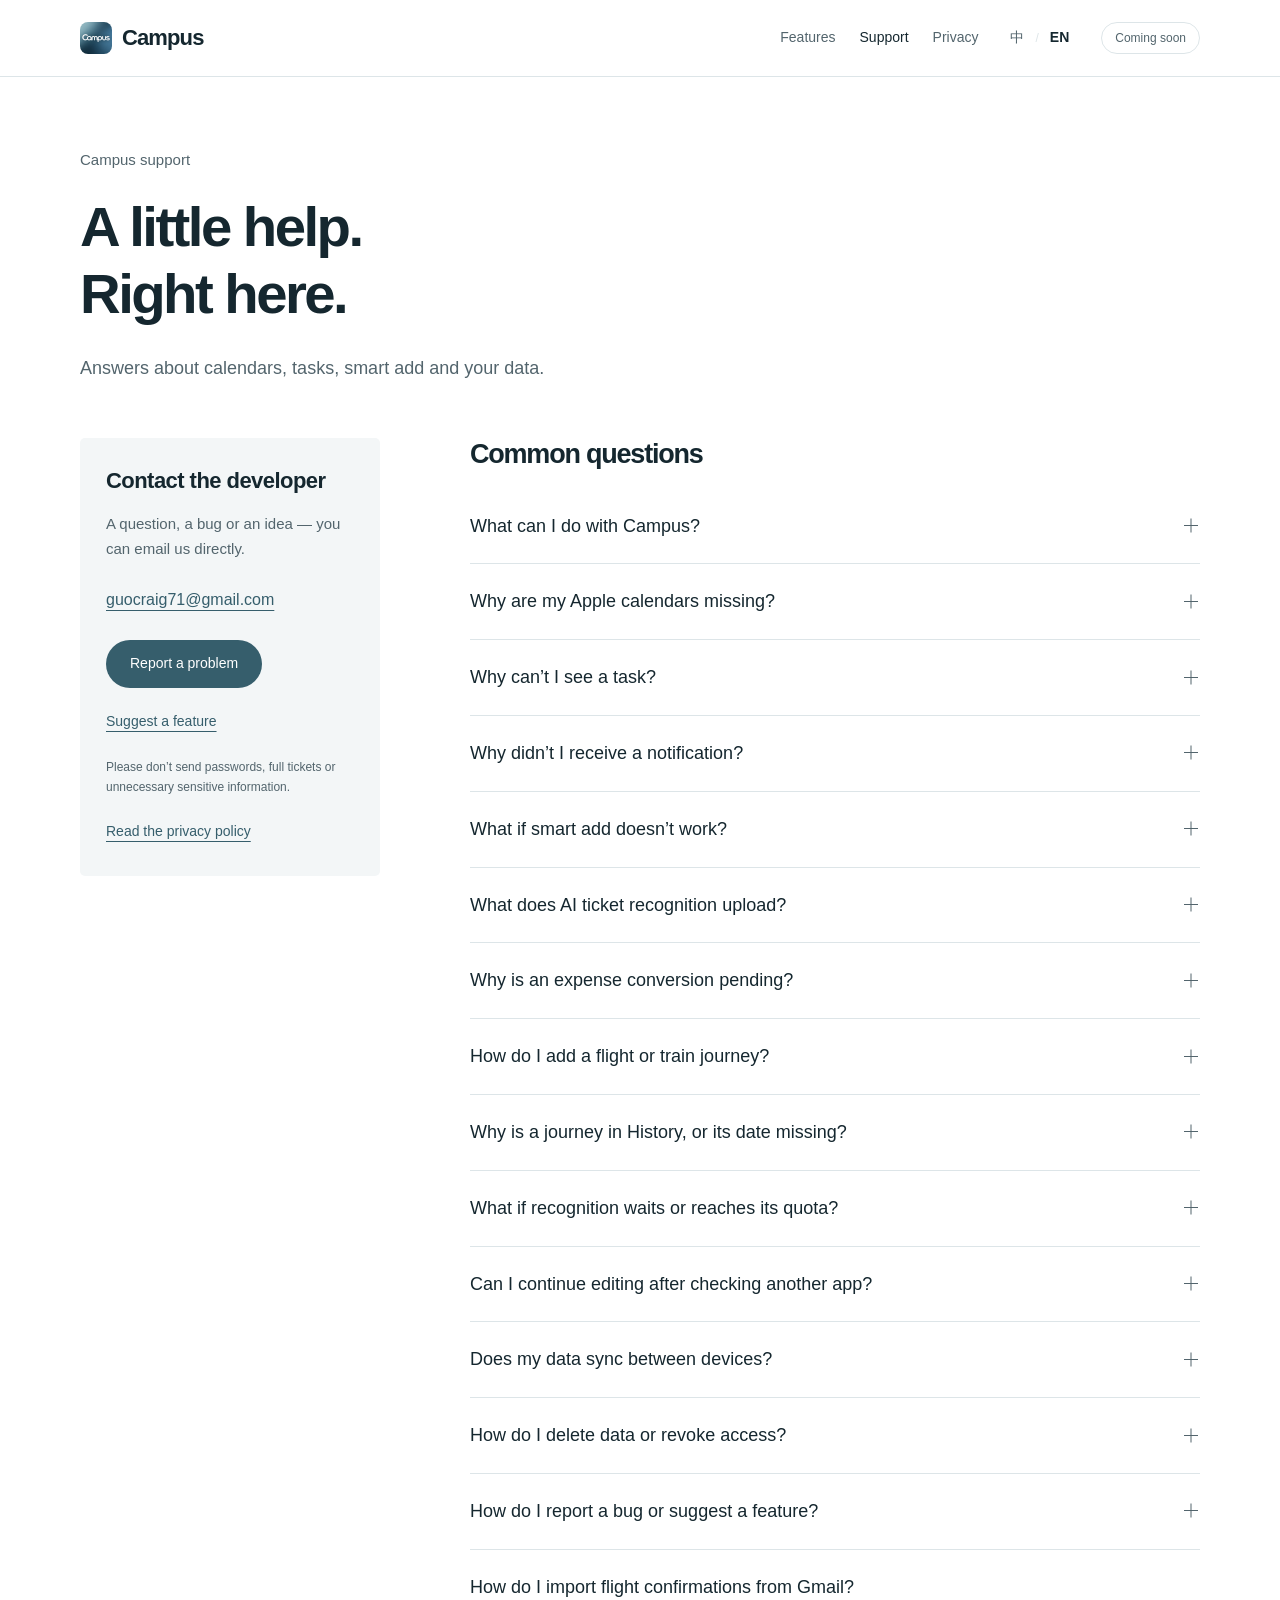
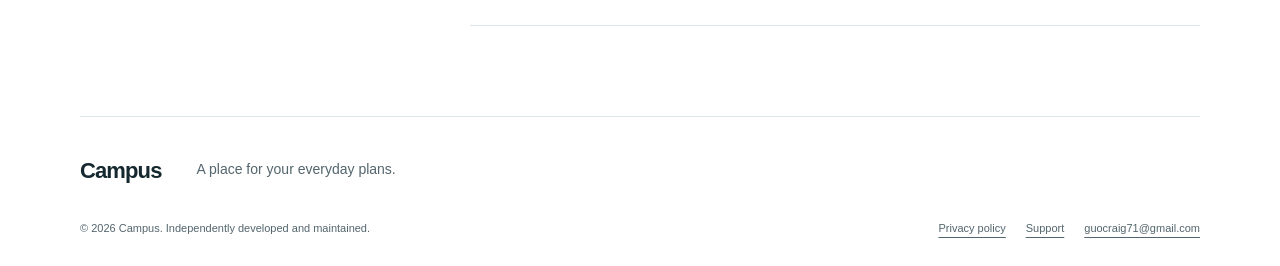
<file: support/index.html>
<!doctype html>
<html lang="zh-Hans">
<head><meta charset="utf-8"><meta name="viewport" content="width=device-width, initial-scale=1"><meta name="color-scheme" content="light dark"><meta name="description" content="Campus 技术支持与常见问题。Help with Campus calendars, reminders, smart add, expenses and privacy."><title>技术支持 · Campus</title><link rel="icon" href="../assets/favicon.png" type="image/png"><link rel="stylesheet" href="../assets/site.css"><script src="../assets/site.js" defer></script></head>
<body data-page="support" data-title-zh="技术支持 · Campus" data-title-en="Support · Campus">
<a class="skip-link" href="#main"><span class="i18n" lang="zh-Hans">跳到正文</span><span class="i18n" lang="en">Skip to content</span></a>
<header class="site-header"><nav class="nav wrap" aria-label="主导航 / Main navigation" data-label-zh="主导航" data-label-en="Main navigation"><a class="brand" href="../" aria-label="Campus 首页 / home" data-label-zh="Campus 首页" data-label-en="Campus home"><img src="../assets/app-icon.png" width="32" height="32" alt=""><span>Campus</span></a><div class="nav-links"><a href="../#features"><span class="i18n" lang="zh-Hans">功能</span><span class="i18n" lang="en">Features</span></a><a href="../support/" aria-current="page"><span class="i18n" lang="zh-Hans">支持</span><span class="i18n" lang="en">Support</span></a><a href="../privacy/" ><span class="i18n" lang="zh-Hans">隐私</span><span class="i18n" lang="en">Privacy</span></a></div><div class="language-controls" aria-label="语言 / Language" data-label-zh="语言" data-label-en="Language"><a href="?lang=zh" data-set-language="zh" lang="zh-Hans" aria-label="中文">中</a><span aria-hidden="true">/</span><a href="?lang=en" data-set-language="en" lang="en" aria-label="English">EN</a></div><span class="nav-status"><span class="i18n" lang="zh-Hans">即将推出</span><span class="i18n" lang="en">Coming soon</span></span></nav></header>
<main id="main"><section class="document-heading wrap"><p class="section-label"><span class="i18n" lang="zh-Hans">Campus 技术支持</span><span class="i18n" lang="en">Campus support</span></p><h1><span class="i18n" lang="zh-Hans">需要帮助？<br>从这里开始。</span><span class="i18n" lang="en">A little help.<br>Right here.</span></h1><p class="lead"><span class="i18n" lang="zh-Hans">关于日历、待办、智能添加与数据的常见问题。</span><span class="i18n" lang="en">Answers about calendars, tasks, smart add and your data.</span></p></section><div class="support-layout wrap"><aside class="contact-panel"><h2><span class="i18n" lang="zh-Hans">直接联系开发者</span><span class="i18n" lang="en">Contact the developer</span></h2><p><span class="i18n" lang="zh-Hans">遇到问题，或有一个好想法，都可以写信。</span><span class="i18n" lang="en">A question, a bug or an idea — you can email us directly.</span></p><a class="contact-email" href="mailto:guocraig71@gmail.com">guocraig71@gmail.com</a><div class="contact-actions"><a class="button" href="mailto:guocraig71@gmail.com?subject=Campus%20Bug%20Report"><span class="i18n" lang="zh-Hans">反馈问题</span><span class="i18n" lang="en">Report a problem</span></a><a class="text-link" href="mailto:guocraig71@gmail.com?subject=Campus%20Feature%20Suggestion"><span class="i18n" lang="zh-Hans">提出建议</span><span class="i18n" lang="en">Suggest a feature</span></a></div><p class="fine-print"><span class="i18n" lang="zh-Hans">请勿发送密码、完整票据或不必要的敏感资料。</span><span class="i18n" lang="en">Please don’t send passwords, full tickets or unnecessary sensitive information.</span></p><a class="text-link" href="../privacy/"><span class="i18n" lang="zh-Hans">查看隐私政策</span><span class="i18n" lang="en">Read the privacy policy</span></a></aside><section class="faq-section" aria-labelledby="faq-heading"><h2 id="faq-heading"><span class="i18n" lang="zh-Hans">常见问题</span><span class="i18n" lang="en">Common questions</span></h2><details id="basics"><summary><span class="i18n" lang="zh-Hans">Campus 可以做什么？</span><span class="i18n" lang="en">What can I do with Campus?</span><span class="summary-icon" aria-hidden="true"></span></summary><div class="faq-answer"><span class="i18n" lang="zh-Hans">Campus 帮你集中查看当天安排，管理日程与本地待办，记录开支和月生活费。当前版本适用于 iOS 26 或更新版本。App Store 下载尚未开放。</span><span class="i18n" lang="en">Campus brings together your daily overview, schedules, local tasks, expenses and monthly allowance. The current build requires iOS 26 or later. App Store downloads are not yet available.</span></div></details><details id="calendar"><summary><span class="i18n" lang="zh-Hans">为什么 Apple 日历没有显示？</span><span class="i18n" lang="en">Why are my Apple calendars missing?</span><span class="summary-icon" aria-hidden="true"></span></summary><div class="faq-answer"><span class="i18n" lang="zh-Hans">在 Calendar 的“连接日历”中连接 Apple 日历并选择需要显示的日历。Campus 需要完整日历访问权限，仅写入权限不足以读取。若曾拒绝授权，请在 iOS 设置中找到 Campus，检查日历权限。确认对应日历在系统日历 App 中仍然存在；已删除或失效的日历需要重新选择。临时读取错误可点击“重试”，内容过多时可减少选中的日历。系统日历是只读连接，手动创建的 Campus 日程不会写回 Apple 日历。</span><span class="i18n" lang="en">In Calendar, open “Connect calendars”, connect Apple Calendar and select the calendars you want to display. Full calendar access is needed; write-only access cannot read events. If you previously declined permission, find Campus in iOS Settings and check calendar access. Make sure the calendar still exists in Apple Calendar and select it again if it was removed or became unavailable. Use “Retry” for a temporary read error, or select fewer calendars if the content is too large. This connection is read-only; events created in Campus are not written back to Apple Calendar.</span></div></details><details id="reminders"><summary><span class="i18n" lang="zh-Hans">为什么待办没有显示？</span><span class="i18n" lang="en">Why can’t I see a task?</span><span class="summary-icon" aria-hidden="true"></span></summary><div class="faq-answer"><span class="i18n" lang="zh-Hans">先检查 Reminders 的“未完成”“今天”“已完成”筛选，以及任务的截止日期。已完成的任务在“已完成”中；没有截止日期的任务不一定出现在“今天”。Campus 待办与 Apple 提醒事项是不同的数据，不读取或同步 Apple 提醒事项，因此不需要开启该系统权限。</span><span class="i18n" lang="en">Check the Open, Today and Done filters in Reminders, along with the task’s due date. Completed tasks appear under Done; tasks without a due date may not appear under Today. Campus tasks are separate from Apple Reminders. Campus does not read or sync that app’s tasks, so no Apple Reminders permission is required.</span></div></details><details id="notifications"><summary><span class="i18n" lang="zh-Hans">为什么没有收到通知？</span><span class="i18n" lang="en">Why didn’t I receive a notification?</span><span class="summary-icon" aria-hidden="true"></span></summary><div class="faq-answer"><span class="i18n" lang="zh-Hans">检查任务或日程是否设置了提醒，以及 Campus 中相关通知是否开启。再检查 iOS 设置中的通知授权、专注模式和通知预览。通知由设备本地调度；系统可能影响展示时间与可见性。拒绝通知权限不会删除已保存的记录。</span><span class="i18n" lang="en">Check that the event or task has a reminder and that the relevant notifications are enabled in Campus. Then check notification permission, Focus and notification previews in iOS Settings. Notifications are scheduled locally; iOS can affect when and how they are displayed. Declining notification permission does not delete saved records.</span></div></details><details id="ai"><summary><span class="i18n" lang="zh-Hans">智能添加失败怎么办？</span><span class="i18n" lang="en">What if smart add doesn’t work?</span><span class="summary-icon" aria-hidden="true"></span></summary><div class="faq-answer"><span class="i18n" lang="zh-Hans">你可以继续使用本机识别或手动填写。Apple 设备端模型取决于设备、语言和系统可用性。云端日期辅助需启用、预览并确认发送，且需要网络和可用额度；服务繁忙、限流或超时可能导致失败，请稍后再试。识别结果不会自动保存，请核对标题、日期和时间后再保存。</span><span class="i18n" lang="en">Continue with local parsing or manual entry. Apple’s on-device model depends on device, language and system availability. Cloud date assistance requires enabling it, previewing and confirming the request, a network connection and available quota. Busy services, rate limits or timeouts can cause a failure; try again later. Results are never saved automatically. Review the title, date and time before saving.</span></div></details><details id="tickets"><summary><span class="i18n" lang="zh-Hans">AI 票图识别会上传什么？</span><span class="i18n" lang="en">What does AI ticket recognition upload?</span><span class="summary-icon" aria-hidden="true"></span></summary><div class="faq-answer"><span class="i18n" lang="zh-Hans">机票或高铁票的云端识别需单独同意上传选中的压缩图片，结果仍需核对。不要上传与识别无关的证件信息，尽量先裁切或遮挡。</span><span class="i18n" lang="en">Cloud flight or train-ticket recognition requires separate consent to upload the selected resized images. Review the results. Crop or cover unnecessary identity details before uploading. </span></div></details><details id="expenses"><summary><span class="i18n" lang="zh-Hans">消费换算一直显示待处理？</span><span class="i18n" lang="en">Why is an expense conversion pending?</span><span class="summary-icon" aria-hidden="true"></span></summary><div class="faq-answer"><span class="i18n" lang="zh-Hans">参考汇率需要网络连接和数据源提供对应日期、币种的汇率。换算失败不会删除原始消费记录；网络恢复后 App 会尝试补齐，也可使用界面中的“重试待处理换算”。参考金额可能与银行实际扣款不同。</span><span class="i18n" lang="en">Reference conversions need an internet connection and a rate for the requested date and currency. A failed conversion does not delete the original expense. Campus attempts to fill missing conversions when the connection returns; you can also use “Retry pending conversions”. Reference amounts may differ from actual bank charges.</span></div></details><details id="travel-entry"><summary><span class="i18n" lang="zh-Hans">如何添加机票或高铁行程？</span><span class="i18n" lang="en">How do I add a flight or train journey?</span><span class="summary-icon" aria-hidden="true"></span></summary><div class="faq-answer"><span class="i18n" lang="zh-Hans">在 Calendar 右上角加号选择“旅行行程”，再用右上角加号或“添加行程”选择机票／高铁。可直接填写，或在单独同意后扫描截图／PDF。识别结果填入同一页可编辑表单，手动补充缺失信息后点保存。明确日期文字会直接识别；“明天”“几天后”等相对日期会按截图中明确的当天日期或识别当天（北京时间）推算，并提示核对。没有年份的日期按参考年份填写并提示核对，不会自动改成下一年。识别失败不会自动改用本机票图识别结果，可重试或手动填写。</span><span class="i18n" lang="en">In Calendar, use the top-right plus and choose Travel itineraries. Use the Travel plus or Add a trip to choose a flight or train. Enter fields manually or scan a screenshot/PDF after separate consent. Results fill the same editable form; complete missing fields and tap Save. Explicit printed dates can be read directly. Relative wording such as tomorrow or in a few days uses the screenshot’s explicitly stated current date or the recognition date (Beijing time), and is marked for review. Dates without a year use the reference year and are marked for review, without automatically moving to next year. A failed scan does not automatically apply local ticket-recognition results; retry or enter fields manually.</span></div></details><details id="travel-dates"><summary><span class="i18n" lang="zh-Hans">为什么行程在历史记录里，或日期没有填入？</span><span class="i18n" lang="en">Why is a journey in History, or its date missing?</span><span class="summary-icon" aria-hidden="true"></span></summary><div class="faq-answer"><span class="i18n" lang="zh-Hans">请核对票面完整年份、月份、日期与出发／到达时间。云端识别不接受 2026 年以前的票据日期，也不会把旧年份直接改成 2026；未能确认的信息留空；明确的相对日期文字可以推算，推算结果会提示核对。高铁票使用北京时间（UTC+8）。未来出发的行程应在 Upcoming；已结束的行程在 History。没有到达时间的高铁行程在出发当天保留。历史行程可打开查看、编辑或删除。</span><span class="i18n" lang="en">Check the full year, month, day and departure/arrival times against the ticket. Cloud recognition rejects ticket dates before 2026 and does not rewrite an old year as 2026; uncertain fields remain empty. Explicit relative date text can be calculated and is marked for review. Train tickets use Beijing time (UTC+8). Future departures belong in Upcoming and finished journeys in History. Trains without an arrival time remain current through their departure day. Open a history item to view, edit or delete it.</span></div></details><details id="ticket-progress"><summary><span class="i18n" lang="zh-Hans">识别一直等待，或提示额度用尽怎么办？</span><span class="i18n" lang="en">What if recognition waits or reaches its quota?</span><span class="summary-icon" aria-hidden="true"></span></summary><div class="faq-answer"><span class="i18n" lang="zh-Hans">进度条表示准备图片、等待 AI 和完成阶段，不是模型计算的精确百分比。网络、模型繁忙、超时或限流都可能导致失败；保留手动录入方式，稍后可重试。当前部署配置中，机票和高铁共用每个服务用户 24 小时 10 次、全体用户 40 页的限额（多页 PDF 按页计数），每分钟最多 3 次；云端日期辅助为每用户 20 次、全体用户 50 次。窗口从首次请求开始，失败请求也可能计数；额度可能调整，实际以服务返回为准。</span><span class="i18n" lang="en">The bar shows image preparation, waiting for AI and completion; it is not an exact model-computation percentage. Network problems, busy models, timeouts or rate limits can cause failure. Manual entry remains available, and you can retry later. The current deployment configuration shares 10 ticket requests per service user and 40 image pages across all users per 24-hour window (multi-page PDFs count by page), with up to 3 per minute per user. Cloud date assistance allows 20 per user and 50 overall. Windows start with the first request; failed requests can count. Limits may change; service responses determine availability.</span></div></details><details id="ticket-background"><summary><span class="i18n" lang="zh-Hans">切到票务 App 查看信息后能继续编辑吗？</span><span class="i18n" lang="en">Can I continue editing after checking another app?</span><span class="summary-icon" aria-hidden="true"></span></summary><div class="faq-answer"><span class="i18n" lang="zh-Hans">正常切到后台再返回时，机票／高铁添加或编辑窗口保留已填信息，可继续输入。完成后请点保存；取消会放弃当前修改。此行为不等于强制退出或系统终止 App 后恢复未保存草稿。</span><span class="i18n" lang="en">During a normal background switch and return, flight/train add and edit forms retain entered fields so you can continue typing. Tap Save when finished; Cancel discards the current changes. This does not promise recovery of unsaved drafts after force-quitting or the system terminating the app.</span></div></details><details id="backup"><summary><span class="i18n" lang="zh-Hans">数据会自动在多台设备间同步吗？</span><span class="i18n" lang="en">Does my data sync between devices?</span><span class="summary-icon" aria-hidden="true"></span></summary><div class="faq-answer"><span class="i18n" lang="zh-Hans">当前版本不提供 Campus 跨设备云同步。 Mac 版与 iPhone 使用独立的本机存储，转移数据需自行导出并恢复备份。Mac 文件选择与拖放仅访问你明确选择的文件；小组件通过本机共享容器读取必要摘要，不共享原始票据或完整数据库。Mac 的进行中状态显示在 App 内，退出 App 后不继续刷新；通知由系统权限控制，不提供灵动岛。主要记录保存在本机。设置中提供备份导出与恢复；恢复前请阅读确认提示，并自行保管导出的文件。iOS 系统备份由系统设置管理，不等于 Campus 自己提供的实时同步。</span><span class="i18n" lang="en">The current version does not provide Campus cross-device cloud sync. Mac and iPhone use separate local storage; transfer data explicitly by exporting and restoring a backup. Mac file selection and drag and drop access only files you choose. Widgets read necessary summaries through a local shared container, without original tickets or the full database. On Mac, ongoing status appears inside the app and stops refreshing after Quit; notifications depend on system permission and there is no Dynamic Island. Primary records are stored on your device. Settings offers backup export and restore; read the confirmation before restoring and keep exported files safe. iOS backups are managed by system settings and are not real-time Campus synchronization.</span></div></details><details id="delete"><summary><span class="i18n" lang="zh-Hans">如何删除数据或撤回权限？</span><span class="i18n" lang="en">How do I delete data or revoke access?</span><span class="summary-icon" aria-hidden="true"></span></summary><div class="faq-answer"><span class="i18n" lang="zh-Hans">可在设置中使用“删除账户与全部个人数据”，删除本机资料，并在有既有服务会话时请求删除关联服务端资料。联网删除失败时，请保留 App 并重试；卸载 App 不等于完成服务端删除。外部导出备份、系统备份和其他设备副本需分别处理。日历、麦克风、语音识别和通知权限可在 iOS 设置撤回；关闭云端辅助会停止新请求，但不会自动删除既有会话。</span><span class="i18n" lang="en">Use “Delete account and all personal data” in Settings to remove local data and, when an existing service session is present, request deletion of linked server records. If online deletion fails, keep the app and retry. Uninstalling does not complete server deletion. Handle exported backups, system backups and copies on other devices separately. Revoke calendar, microphone, speech recognition and notification access in iOS Settings. Disabling cloud assistance stops new requests but does not automatically delete an existing session.</span></div></details><details id="feedback"><summary><span class="i18n" lang="zh-Hans">如何反馈 Bug 或提出建议？</span><span class="i18n" lang="en">How do I report a bug or suggest a feature?</span><span class="summary-icon" aria-hidden="true"></span></summary><div class="faq-answer"><span class="i18n" lang="zh-Hans">请发邮件至支持邮箱，说明 App 版本、iOS 版本、设备型号、操作步骤、预期结果和实际结果。截图请先遮挡姓名、私人日程、票据或证件信息。功能建议可以直接描述你想完成的事情。我们没有在线工单平台，也不承诺固定回复时限。</span><span class="i18n" lang="en">Email support with your app version, iOS version, device model, steps, expected result and actual result. Hide names, private schedules, tickets and identity details in screenshots. For a feature suggestion, describe what you want to accomplish. There is no online ticket portal or guaranteed response time.</span></div></details><details id="gmail"><summary><span class="i18n" lang="zh-Hans">如何连接 Gmail 识别航司机票邮件？</span><span class="i18n" lang="en">How do I import flight confirmations from Gmail?</span></summary><div class="faq-answer"><span class="i18n" lang="zh-Hans">在 Connections 中选择“连接 Gmail”，在 Google 官方页面授予只读权限。Campus 查询最近90天的预订相关邮件，每次最多检查50封，临时解析正文而不保存原文、不读取附件、不发送给AI。识别结果先进入可编辑预览，确认后才加入 Travel；已导入航班的更新也需确认。信息不全可手动补齐，原邮件不会被修改。当前仅对 Google 配置中的测试用户开放，正式公开使用需完成相应验证。断开或删除连接会清除服务端授权和候选，并尝试撤销 Google 授权；也可到 Google 账户第三方连接中撤销访问。</span><span class="i18n" lang="en">Choose Connect Gmail in Connections and grant readonly access on Google’s official page. Campus searches booking-related mail from the past 90 days and checks up to 50 messages per sync. Bodies are parsed transiently without raw-mail storage, attachment access or AI processing. Review and edit candidates before adding them to Travel; updates also require confirmation. Complete missing fields manually. Original messages are never modified. Access currently depends on Google’s configured test users; public use requires applicable verification. Disconnect/delete clears server tokens and candidates and attempts Google revocation. You can also revoke access in Google Account third-party connections.</span></div></details></section></div></main>
<footer class="site-footer wrap"><div class="footer-top"><a class="brand" href="../">Campus</a><p><span class="i18n" lang="zh-Hans">把生活的安排，放在一起。</span><span class="i18n" lang="en">A place for your everyday plans.</span></p></div><div class="footer-bottom"><p>© 2026 Campus. <span class="i18n" lang="zh-Hans">独立开发，用心维护。</span><span class="i18n" lang="en">Independently developed and maintained.</span></p><div><a href="../privacy/"><span class="i18n" lang="zh-Hans">隐私政策</span><span class="i18n" lang="en">Privacy policy</span></a><a href="../support/"><span class="i18n" lang="zh-Hans">技术支持</span><span class="i18n" lang="en">Support</span></a><a href="mailto:guocraig71@gmail.com">guocraig71@gmail.com</a></div></div></footer>
</body></html>
</file>
<file: assets/site.css>
:root{color-scheme:light dark;--paper:#fff;--soft:#f3f6f7;--ink:#15272f;--muted:#53656d;--accent:#365e6c;--line:#dde5e8;--glass:rgba(255,255,255,.84);--stage:#e8eff2;--focus:#176d94;--shadow:0 22px 60px rgba(25,54,65,.12);font-family:-apple-system,BlinkMacSystemFont,"Segoe UI","PingFang SC","Microsoft YaHei",sans-serif;font-synthesis:none}*{box-sizing:border-box}html{scroll-behavior:smooth;scroll-padding-top:100px}body{margin:0;background:var(--paper);color:var(--ink);font-size:17px;line-height:1.7;-webkit-font-smoothing:antialiased}img{max-width:100%;height:auto;display:block}a{color:var(--accent);text-decoration-thickness:1px;text-underline-offset:5px}a:hover{text-decoration-color:currentColor}a:focus-visible,summary:focus-visible{outline:3px solid var(--focus);outline-offset:5px;border-radius:3px}p,h1,h2,h3,figure{margin:0}p+p{margin-top:18px}h1,h2,h3{font-weight:600;letter-spacing:-.045em;line-height:1.2;text-wrap:balance}h1{font-size:clamp(34px,4.2vw,60px)}h2{font-size:clamp(30px,3.3vw,46px)}h3{font-size:clamp(28px,2.7vw,38px)}p{text-wrap:pretty}ul{padding-left:1.3em}li+li{margin-top:8px}.wrap{width:min(1120px,calc(100% - 48px));margin-inline:auto}.small,.fine-print{font-size:14px;color:var(--muted);line-height:1.65}.i18n[lang=en]{display:block;margin-top:7px;font-size:.92em;color:var(--muted)}html[data-language=zh] .i18n[lang=en],html[data-language=zh] .localized[lang=en],html[data-language=en] .i18n[lang=zh-Hans],html[data-language=en] .localized[lang=zh-Hans]{display:none}html[data-language] .i18n{margin:0;font-size:inherit;color:inherit;display:inline}html[data-language] .localized{display:block}.skip-link{position:fixed;top:8px;left:12px;transform:translateY(-160%);z-index:100;background:var(--paper);padding:10px 18px}.skip-link:focus{transform:none}.site-header{position:sticky;top:0;z-index:20;background:var(--glass);border-bottom:1px solid var(--line);backdrop-filter:blur(14px);-webkit-backdrop-filter:blur(14px)}.nav{min-height:76px;display:flex;align-items:center;gap:28px}.brand{display:inline-flex;align-items:center;gap:10px;font-size:22px;font-weight:650;letter-spacing:-.04em;color:var(--ink);text-decoration:none;white-space:nowrap}.brand img{border-radius:8px}.nav-links{display:flex;gap:24px;margin-left:auto}.nav a:not(.brand){font-size:14px;text-decoration:none;transition:color .18s ease}.nav-links a{color:var(--muted);min-height:44px;display:flex;align-items:center}.nav-links a:hover,.nav-links [aria-current=page]{color:var(--ink)}.nav-links [aria-current=page]{text-decoration:underline}.language-controls{display:flex;align-items:center;gap:7px;font-size:12px;color:var(--line)}.language-controls a{padding:10px 4px;color:var(--muted)}.language-controls a[aria-current=true]{color:var(--ink);font-weight:700}.nav-status{border:1px solid var(--line);border-radius:999px;font-size:12px;padding:5px 13px;color:var(--muted);white-space:nowrap}.hero{display:grid;grid-template-columns:1.12fr 1fr;gap:60px;align-items:center;padding-block:64px 72px}.product-signature{display:flex;align-items:center;gap:16px;margin-bottom:34px}.product-signature img{border-radius:15px}.product-name{font-size:25px;line-height:1.25;letter-spacing:-.04em;font-weight:600}.product-signature p+p{margin-top:4px}.hero h1{font-size:clamp(34px,3.5vw,48px);margin-bottom:26px}.hero-description{font-size:18px;line-height:1.85;color:var(--muted)}.hero-actions{display:flex;flex-wrap:wrap;gap:20px;align-items:center;margin-top:32px}.button{display:inline-flex;justify-content:center;align-items:center;min-height:48px;padding:10px 23px;background:var(--accent);border:1px solid transparent;border-radius:999px;text-decoration:none;font-size:15px;font-weight:500;color:#fff;transition:background .18s ease,transform .18s ease,box-shadow .18s ease}.button:hover{background:#284b59;box-shadow:0 4px 12px rgba(30,60,70,.13)}.button:active{transform:scale(.98)}.button.secondary{background:transparent;border-color:var(--line);color:var(--ink)}.button.secondary:hover{background:var(--soft)}.release-status{display:inline-flex;align-items:center;gap:8px;font-size:12px;color:var(--muted)}.status-dot{width:5px;height:5px;border-radius:50%;background:var(--accent);flex:none}.compatibility{font-size:12px;color:var(--muted);margin-top:20px}.hero-visual{max-width:450px;width:100%;justify-self:end}.screen-stage{position:relative;display:flex;justify-content:center;align-items:center;padding:20px 44px 26px;background:var(--stage);border-radius:5px;min-height:600px}.screen-stage:before{content:"";position:absolute;top:22px;bottom:22px;left:20px;border-left:1px solid var(--line)}.screen{width:260px;border-radius:34px;overflow:hidden;line-height:0;box-shadow:var(--shadow);border:5px solid #26373e;background:#26373e;flex:none}.screen img{width:100%;height:auto}.hero .screen{width:258px}.stage-label{position:absolute;left:12px;bottom:38px;writing-mode:vertical-rl;transform:rotate(180deg);font-size:12px;color:var(--muted);letter-spacing:.03em}figcaption{font-size:11px;color:var(--muted);text-align:center;margin-top:15px;line-height:1.7}.feature-intro{padding-top:50px;padding-bottom:65px;border-top:1px solid var(--line)}.section-label{font-size:15px;color:var(--muted);margin-bottom:20px}.feature-intro>p:last-child{max-width:580px;margin-top:22px;color:var(--muted)}.feature-row{display:grid;grid-template-columns:1fr 1fr;gap:42px 85px;align-items:center;padding-block:20px 80px}.feature-copy{max-width:480px}.module-name{font-size:17px;color:var(--accent);font-weight:550;letter-spacing:-.015em;margin-bottom:16px}.feature-copy h3{margin-bottom:22px}.feature-copy>p:not(.module-name){color:var(--muted)}.feature-copy .fine-print{margin-top:22px}.feature-row:not(.reverse) .feature-copy:first-child{grid-column:1;grid-row:1}.second-copy{grid-column:1;grid-row:2;padding-top:35px;border-top:1px solid var(--line)}.feature-row:not(.reverse) .feature-visual{grid-column:2;grid-row:1/3}.feature-visual{display:flex;flex-direction:column;align-items:center}.quiet-list{list-style:none;padding:0;font-size:14px;margin-top:25px;color:var(--muted)}.quiet-list li{padding-left:18px;position:relative}.quiet-list li:before{content:"";position:absolute;left:0;top:.85em;width:5px;height:1px;background:var(--accent)}.reminders-section{background:var(--soft);padding-block:70px}.reverse{padding-block:0}.reverse .feature-copy{justify-self:end}.expenses-section{margin-block:80px;background:#263f4a;color:#f4f8fa;display:grid;grid-template-columns:1.2fr 1fr;align-items:center;gap:50px;padding:54px 60px;border-radius:6px}.expenses-section .module-name{color:#bdd5df}.expenses-section h3{font-size:clamp(28px,2.6vw,38px);margin-bottom:24px}.expenses-copy>p:not(.module-name){color:#d1dfe5}.expenses-copy .fine-print{margin-top:26px;color:#b9cdd7!important}.expense-visual{display:flex;flex-direction:column;align-items:center}.expense-visual .screen{width:238px;box-shadow:0 20px 44px rgba(0,0,0,.2)}.expense-visual figcaption{color:#c5d5dd}.assist-section{padding-block:36px 80px;border-bottom:1px solid var(--line);display:grid;grid-template-columns:1fr 1fr;gap:85px;align-items:start}.assist-copy{color:var(--muted)}.text-link{display:inline-block;font-size:14px;margin-top:22px}.closing-section{text-align:center;display:flex;flex-direction:column;align-items:center;padding-block:90px 100px}.closing-section img{border-radius:17px;margin-bottom:25px}.closing-section h2{margin-bottom:20px}.closing-section>p{color:var(--muted)}.closing-section .button{margin-top:28px}.closing-section .fine-print{margin-top:18px}.site-footer{border-top:1px solid var(--line);padding-block:35px 28px}.footer-top{display:flex;align-items:center;gap:35px}.footer-top p{font-size:14px;color:var(--muted)}.footer-bottom{display:flex;justify-content:space-between;gap:25px;margin-top:30px;align-items:center;font-size:11px;color:var(--muted)}.footer-bottom>div{display:flex;gap:20px;flex-wrap:wrap}.footer-bottom a{color:var(--muted)}.document-heading{padding-block:70px 55px;max-width:1120px}.document-heading h1{font-size:clamp(38px,4.4vw,62px)}.lead{font-size:18px;color:var(--muted);max-width:650px;margin-top:25px}.policy-date{font-size:13px;color:var(--muted);margin-top:22px}.support-layout{display:grid;grid-template-columns:300px 1fr;gap:90px;align-items:start;padding-bottom:90px}.contact-panel{background:var(--soft);padding:30px 26px;border-radius:5px;position:sticky;top:108px}.contact-panel h2{font-size:22px;letter-spacing:-.025em;margin-bottom:16px}.contact-panel>p{font-size:15px;color:var(--muted)}.contact-email{font-size:16px;display:inline-block;margin-top:24px;overflow-wrap:anywhere}.contact-actions{display:flex;flex-direction:column;align-items:start;margin-block:25px}.contact-actions .button{font-size:14px}.contact-panel .fine-print{font-size:12px}.faq-section{min-width:0}.faq-section>h2{font-size:27px;margin-bottom:18px}.faq-section details{border-bottom:1px solid var(--line);scroll-margin-top:100px}.faq-section summary{display:flex;justify-content:space-between;align-items:center;gap:16px;font-size:18px;line-height:1.6;font-weight:500;cursor:pointer;padding-block:23px;list-style:none}.faq-section summary::-webkit-details-marker{display:none}.summary-icon{width:16px;height:16px;position:relative;flex:none}.summary-icon:before,.summary-icon:after{content:"";position:absolute;background:var(--muted);left:0;top:7px;width:14px;height:1px;transition:transform .2s}.summary-icon:after{transform:rotate(90deg)}details[open] .summary-icon:after{transform:rotate(0)}.faq-answer{padding:0 28px 26px 0;font-size:16px;color:var(--muted);line-height:1.9}.policy-layout{display:grid;grid-template-columns:255px minmax(0,1fr);gap:70px;padding-bottom:90px}.policy-toc{position:sticky;top:108px}.toc-title{font-size:14px;font-weight:600;margin-bottom:17px}.policy-toc ul{list-style:none;padding:0;margin:0}.policy-toc li+li{margin-top:12px}.policy-toc a{font-size:13px;color:var(--muted);text-decoration:none}.policy-toc a:hover{text-decoration:underline}.policy-toc .text-link{color:var(--accent);text-decoration:underline}.policy-body{max-width:720px;min-width:0}.policy-section{padding-bottom:34px;margin-bottom:32px;border-bottom:1px solid var(--line);scroll-margin-top:108px}.policy-section h2{font-size:26px;letter-spacing:-.025em;margin-bottom:20px}.policy-section p,.policy-section li{font-size:16px;line-height:1.9;color:var(--muted);overflow-wrap:anywhere}.policy-section .localized+.localized{margin-top:24px}.policy-end{padding-block:8px 10px;font-size:15px}.policy-end a{display:inline-block;margin-top:8px;overflow-wrap:anywhere}.hero-copy,.hero-visual{animation:arrive .65s ease both}.hero-visual{animation-delay:.08s}@keyframes arrive{from{opacity:0;transform:translateY(10px)}to{opacity:1;transform:translateY(0)}}
@media(prefers-color-scheme:dark){:root{--paper:#10191d;--soft:#172328;--ink:#edf3f6;--muted:#adbdc5;--accent:#a9cbd8;--line:#33444c;--glass:rgba(16,25,29,.88);--stage:#1d2e36;--focus:#91d5f4;--shadow:0 22px 60px rgba(0,0,0,.3)}.button{background:#b5d2de;color:#14272f}.button:hover{background:#d2e5ed}.screen{border-color:#495e69}.expenses-section{background:#233d48}.contact-actions .button{color:#14272f}}
@media(min-width:1500px){.hero{padding-block:85px}.hero .screen{width:275px}.screen-stage{min-height:650px}.wrap{width:min(1160px,calc(100% - 96px))}}
@media(max-width:980px){.nav{gap:18px}.hero{gap:25px}.screen-stage{padding-inline:30px;min-height:560px}.hero .screen{width:230px}.hero h1{font-size:42px}.hero-description{font-size:16px}.feature-row,.assist-section{gap:45px}.expenses-section{padding:40px;gap:30px}.support-layout{grid-template-columns:250px 1fr;gap:40px}.policy-layout{grid-template-columns:200px minmax(0,1fr);gap:40px}.nav-status{display:none}.footer-bottom{align-items:start;flex-direction:column}}
@media(max-width:700px){.wrap{width:calc(100% - 40px)}html{scroll-padding-top:85px}.nav{min-height:68px;gap:14px}.brand{font-size:21px}.brand img{width:27px;height:27px;border-radius:7px}.nav-links{gap:14px}.nav a:not(.brand){font-size:12px}.language-controls{gap:3px}.language-controls a{padding-inline:2px}.hero{grid-template-columns:1fr;padding-block:42px 46px;gap:35px}.hero-copy{max-width:520px}.product-signature{margin-bottom:27px}.product-signature img{width:52px;height:52px;border-radius:12px}.product-name{font-size:23px}.hero h1{font-size:clamp(33px,7.9vw,44px);line-height:1.28}.hero-description{font-size:16px;line-height:1.9}.hero-actions{gap:15px;margin-top:25px}.compatibility{max-width:300px;font-size:11px}.hero-visual{justify-self:center;max-width:420px}.screen-stage{min-height:0;padding:25px 35px;background:var(--stage)}.hero .screen{width:min(248px,100%)}.hero-visual figcaption{font-size:10px}.feature-intro{padding-block:46px 30px}.section-label{font-size:14px}.feature-intro h2{font-size:32px}.feature-intro>p:last-child{font-size:16px}.feature-row{grid-template-columns:1fr;padding-block:25px 50px;gap:35px}.feature-row:not(.reverse) .feature-copy:first-child,.second-copy,.feature-row:not(.reverse) .feature-visual{grid-column:auto;grid-row:auto}.feature-copy{max-width:none}.second-copy{padding-top:35px}.feature-copy h3{font-size:31px}.feature-copy>p{font-size:16px}.feature-copy .fine-print{font-size:13px}.feature-visual{padding-top:10px}.screen{width:248px}.reminders-section{padding-block:40px}.reverse .feature-visual{grid-row:2}.reverse .feature-copy{justify-self:start}.reverse{padding-bottom:0}.expenses-section{margin-block:48px;padding:36px 26px;grid-template-columns:1fr;gap:30px}.expenses-copy>p{font-size:16px}.expenses-copy .fine-print{font-size:13px}.expenses-section h3{font-size:30px}.expense-visual .screen{width:238px}.assist-section{grid-template-columns:1fr;gap:26px;padding-block:16px 45px}.assist-section h2{font-size:32px}.assist-copy{font-size:16px}.closing-section{padding-block:60px}.closing-section h2{font-size:32px}.footer-top{align-items:start;flex-direction:column;gap:8px}.footer-bottom{margin-top:20px;gap:16px}.footer-bottom>div{gap:12px 20px}.document-heading{padding-block:45px 35px}.document-heading h1{font-size:40px}.lead{font-size:16px}.support-layout,.policy-layout{grid-template-columns:1fr;gap:38px;padding-bottom:55px}.contact-panel,.policy-toc{position:static}.contact-panel{padding:26px}.contact-actions{flex-direction:row;align-items:center;gap:20px}.contact-actions .text-link{margin:0}.faq-section>h2{font-size:24px}.faq-section summary{font-size:17px;padding-block:20px}.faq-answer{font-size:15px;padding-right:0}.policy-toc{padding-block:22px;border-block:1px solid var(--line)}.policy-toc ul{display:grid;grid-template-columns:1fr 1fr;gap:13px 20px}.policy-toc li+li{margin:0}.policy-toc a{font-size:12px;display:inline-block}.policy-section h2{font-size:24px}.policy-section p,.policy-section li{font-size:15px}.policy-section{padding-bottom:26px;margin-bottom:26px}}
@media(max-width:370px){.wrap{width:calc(100% - 32px)}.nav{gap:10px}.brand{gap:7px;font-size:19px}.nav-links{gap:10px}.language-controls{gap:2px}.hero h1{font-size:31px}.brand img{width:24px;height:24px}.screen-stage{padding-inline:26px}.contact-actions{flex-wrap:wrap}}
@media(prefers-reduced-motion:reduce){html{scroll-behavior:auto}*,*:before,*:after{animation:none!important;transition:none!important}}
@media print{.site-header,.site-footer,.policy-toc,.language-controls,.hero-visual{display:none}.wrap{width:100%}.policy-layout{display:block}.policy-section{break-inside:avoid}.policy-section a{color:inherit}.policy-section{border-color:#ddd}:root{--paper:#fff;--ink:#000;--muted:#333}}

@media(max-width:700px){html:not([data-language]) .nav{flex-wrap:wrap;padding-block:8px;gap:8px 16px}html:not([data-language]) .nav-links{order:3;width:100%;justify-content:center;margin:0}html:not([data-language]) .language-controls{margin-left:auto}}
</file>
